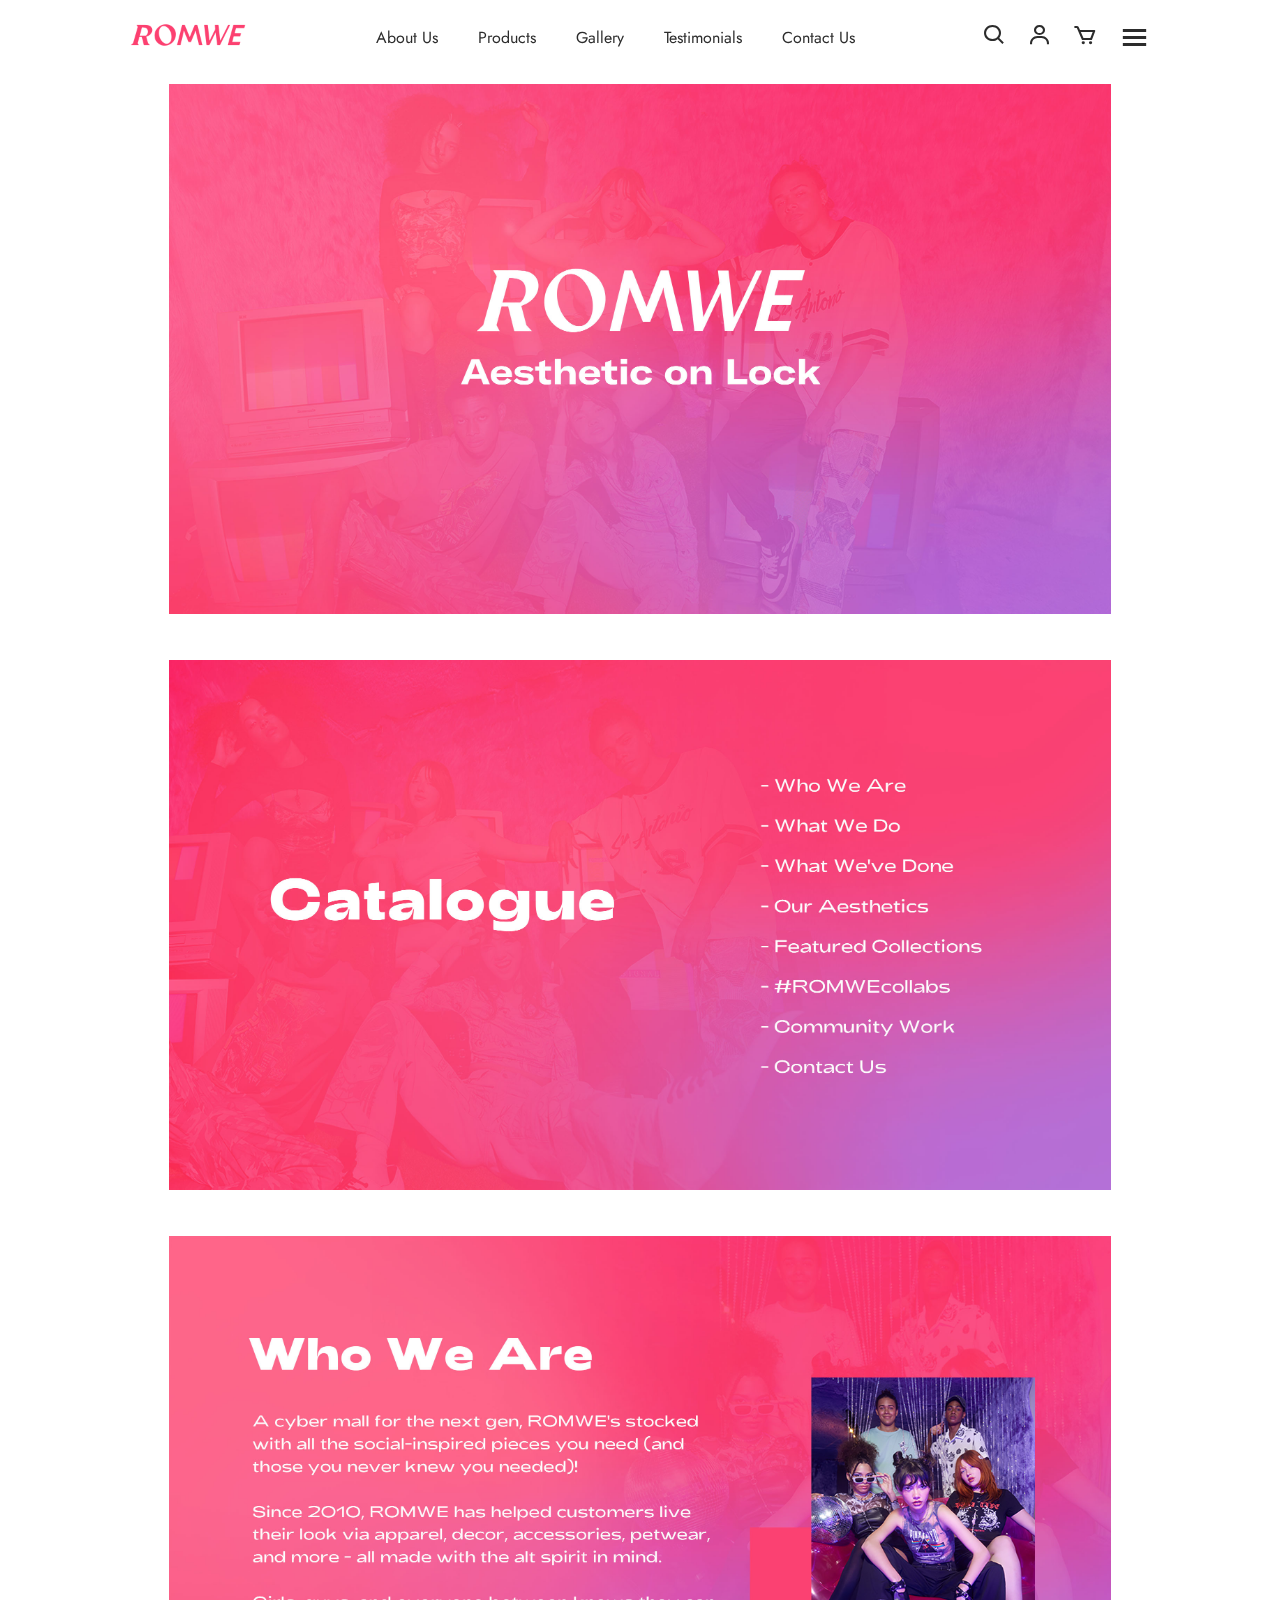
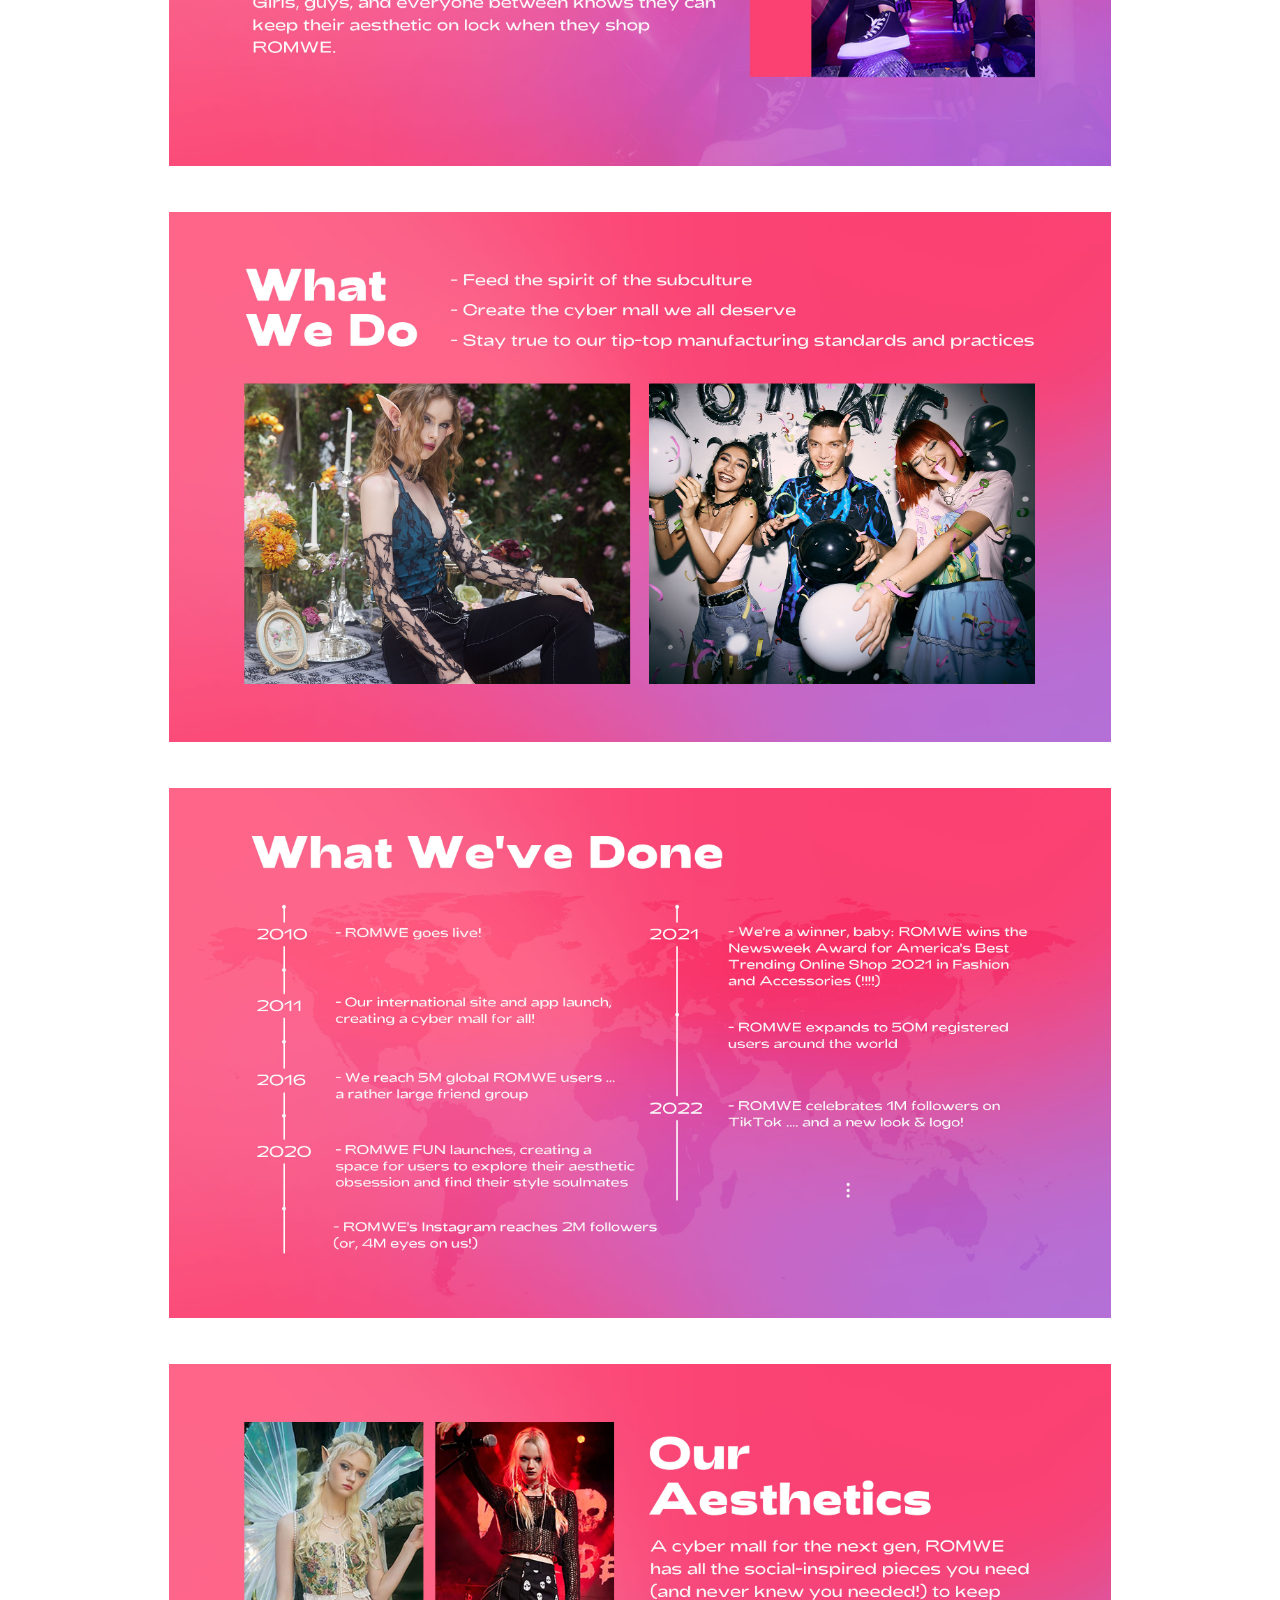
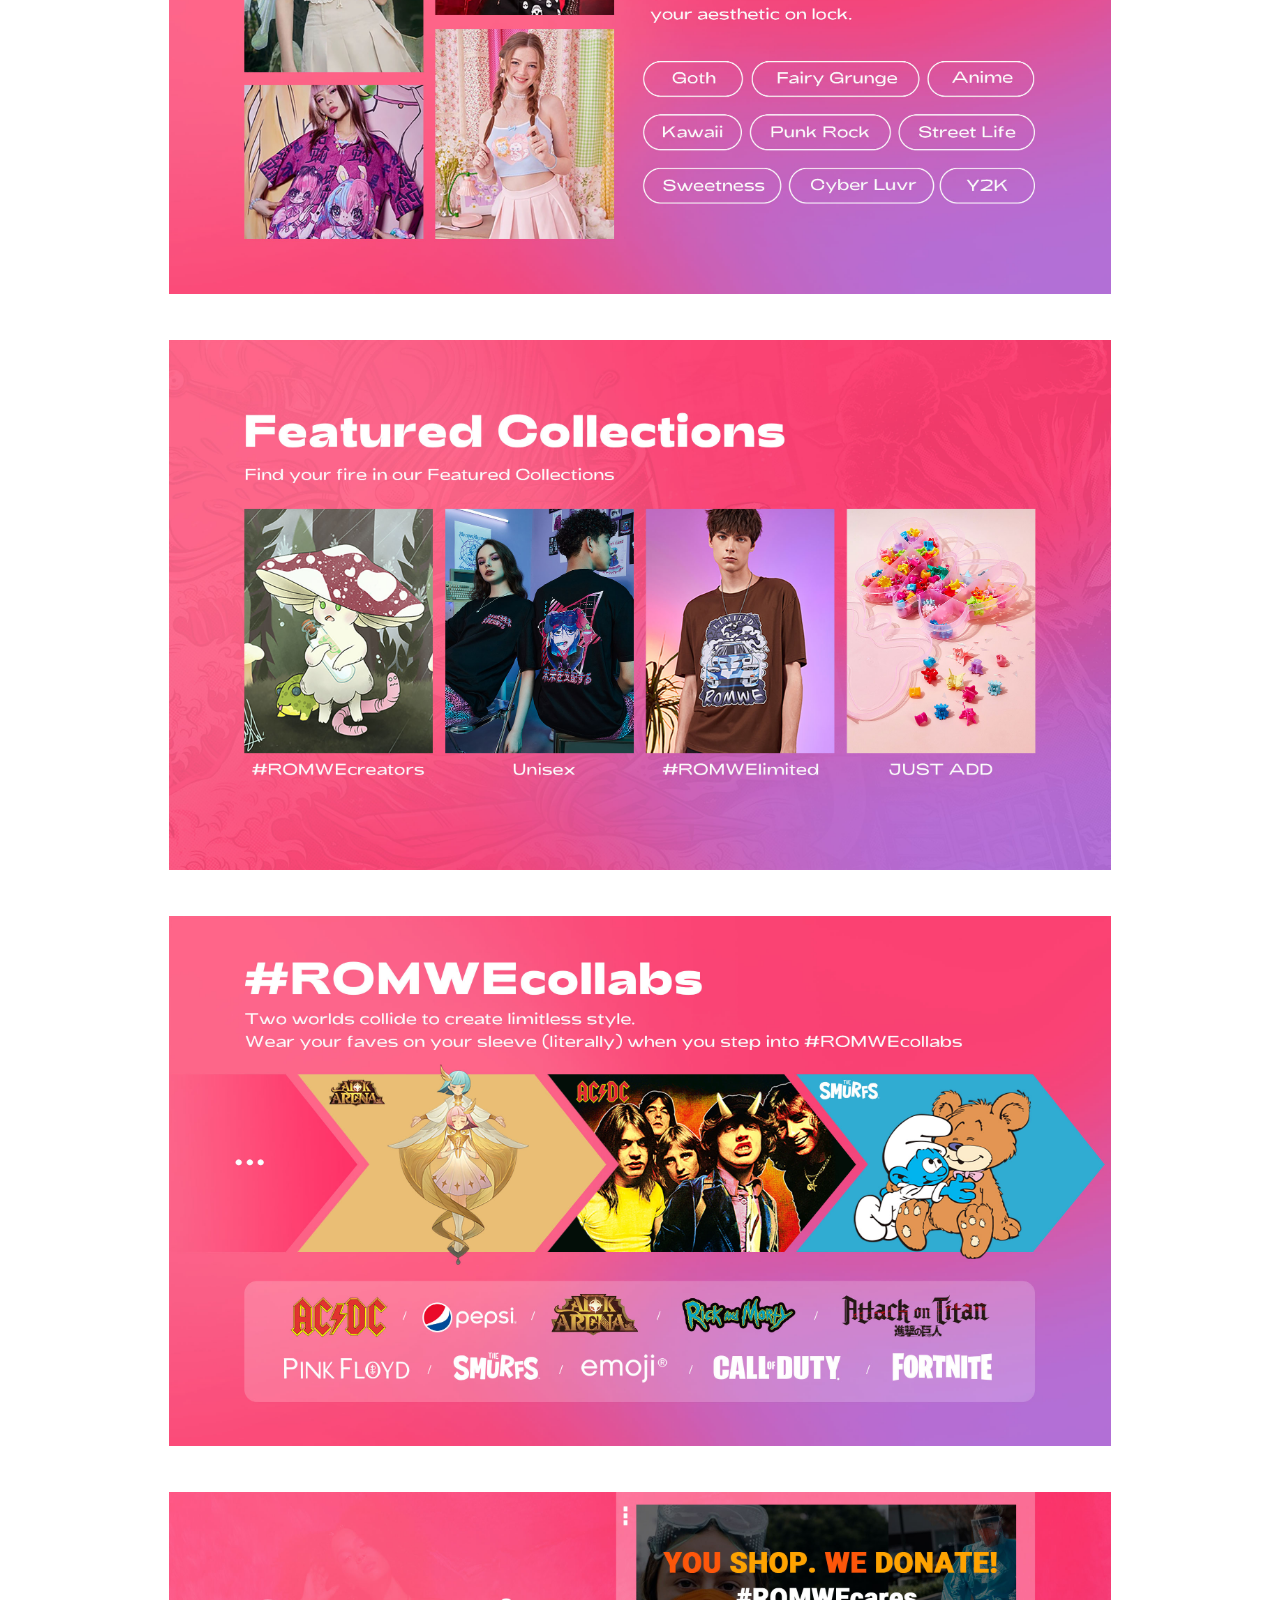
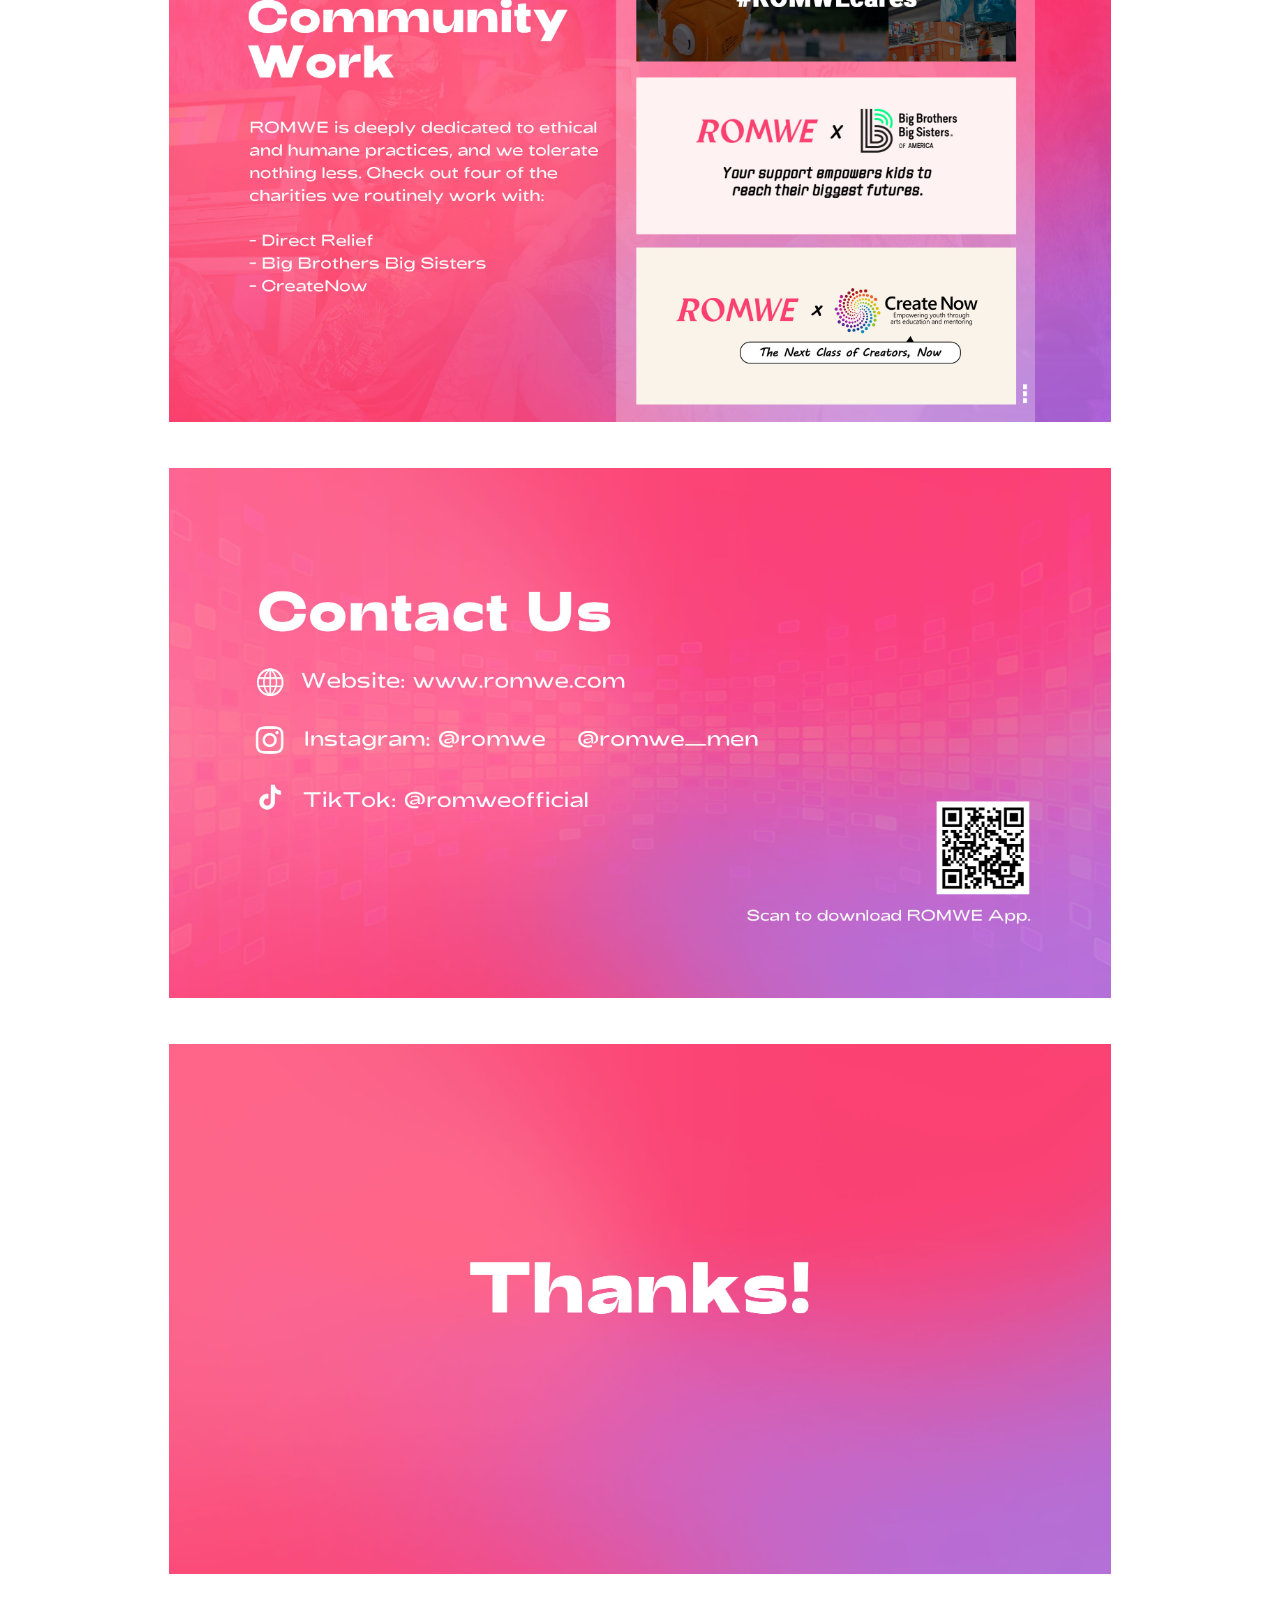
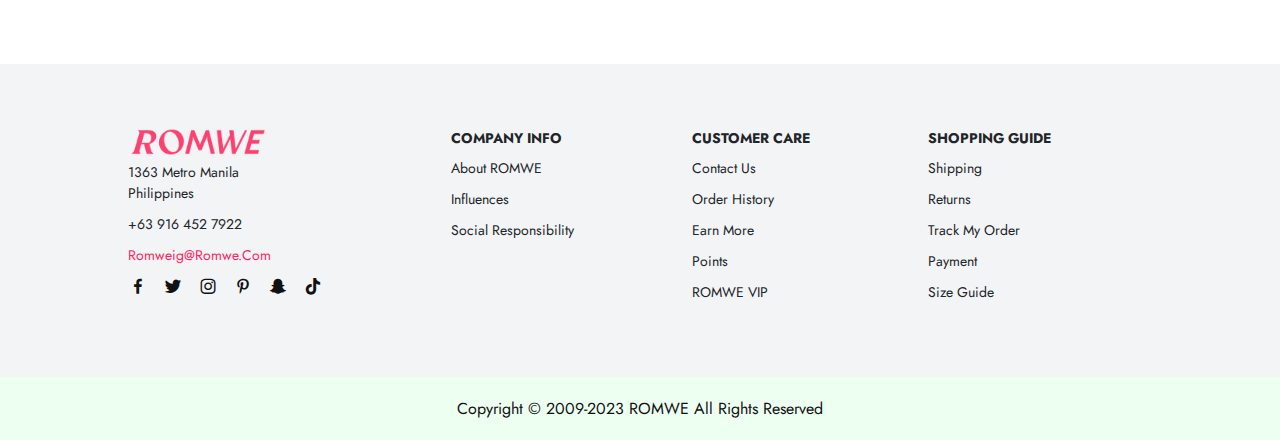
<file: About Us.html>
<!DOCTYPE html>
<html lang="en">

<head>
	<meta charset="UTF-8">
	<meta http-equiv="X-UA-Compatible" content="IE=edge">
	<meta name="viewport" content="width=device-width, initial-scale=1.0">
	<title>About Us</title>
	
    <!-- CSS-link -->
	<link rel="stylesheet" href="style.css">
	
	<link rel="preconnect" href="https://fonts.googleapis.com">
	<link rel="preconnect" href="https://fonts.gstatic.com" crossorigin>
	<link href="https://fonts.googleapis.com/css2?family=Jost:wght@100;200;300;400;500;600;700&display=swap" rel="stylesheet">

    <link rel="stylesheet" href="https://cdnjs.cloudflare.com/ajax/libs/font-awesome/6.2.1/css/all.min.css" integrity="sha512-MV7K8+y+gLIBoVD59lQIYicR65iaqukzvf/nwasF0nqhPay5w/9lJmVM2hMDcnK1OnMGCdVK+iQrJ7lzPJQd1w==" crossorigin="anonymous" referrerpolicy="no-referrer" />
    
    <link rel="stylesheet"
    href="https://unpkg.com/boxicons@latest/css/boxicons.min.css">
</head>

<body>
    <header> 
        <a href="About Us.html" class="logo"><img src="assets/logo.png" alt="Romwe Logo"></a>

        <ul class="navmenu">
            <li><a href="About Us.html">About Us</a></li>
            <li><a href="index.html">Products</a></li>
            <li><a href="Gallery.html">Gallery</a></li>
            <li><a href="Testimonials.html">Testimonials</a></li>
            <li><a href="Contact Us.html">Contact Us</a></li>
        </ul>
        <div class="nav-icon">
            <a href="#"><i class='bx bx-search'></i></a>
            <a href="#"><i class='bx bx-user'></i></a>
            <a href="#"><i class='bx bx-cart'></i></a>

            <div class="bx bx-menu" id="menu-icon"></div>
        </div>
    </header>
    
    <section class="about-content">
        <img src="assets/about-1.jpg" alt="ROMWE">
        <img src="assets/about-2.jpg" alt="Catalogue" usemap="#image map">
        <img src="assets/about-3.jpg" alt="Who We Are">
        <img src="assets/about-4.jpg" alt="What We Do">
        <img src="assets/about-5.jpg" alt="What We've Done">
        <img src="assets/about-6.jpg" alt="Our Aesthetics">
        <img src="assets/about-7.jpg" alt="Feature Collections">
        <img src="assets/about-8.jpg" alt="#ROMWEcollabs">
        <img src="assets/about-9.jpg" alt="Community Work">
        <img src="assets/about-10.jpg" alt="Contact Us">
        <img src="assets/about-11.jpg" alt="Thanks!">

    </section>

    <!-- Contact-Section -->
    <section class="contact">
        <div class="contact-info">
            <div class="first-info">
                <img src="assets/logo.png" alt="logo">

                <p>1363 Metro Manila<br>Philippines</p>
                <p>+63 916 452 7922</p>
                <p><a href="mailto:romweig@romwe.com" class="mail">romweig@romwe.com</a></p>

                <div class="social-icon">
                    <a href="https://web.facebook.com/Romwe.official?_rdc=1&_rdr"><i class='bx bxl-facebook'></i></a>
                    <a href="https://twitter.com/ROMWESHOP"><i class='bx bxl-twitter'></i></a>
                    <a href="https://www.instagram.com/romwe/"><i class='bx bxl-instagram'></i></a>
                    <a href="https://www.pinterest.ph/romwe_fun/_created/"><i class='bx bxl-pinterest-alt' ></i></a>
                    <a href="https://www.snapchat.com/add/romwe_official"><i class='bx bxl-snapchat' ></i></a>
                    <a href="https://www.tiktok.com/@romweofficial"><i class='bx bxl-tiktok' ></i></a>
                </div>
            </div>

            <div class="second-info">
                <h4>Company Info</h4>
                <p>About ROMWE</p>
                <p>Influences</p>
                <p>Social Responsibility</p>
            </div>

            <div class="third-info">
                <h4>Customer Care</h4>
                <p>Contact Us</p>
                <p>Order History</p>
                <p>Earn More</p>
                <p>Points</p>
                <p>ROMWE VIP</p>
            </div>

            <div class="fourth-info">
                <h4>Shopping Guide</h4>
                <p>Shipping</p>
                <p>Returns</p>
                <p>Track My Order</p>
                <p>Payment</p>
                <p>Size Guide</p>
            </div>

        </div>
    </section>

    <div class="end-text">
        <p> Copyright © 2009-2023 ROMWE All Rights Reserved</p>
    </div>

    <script src="java.js"></script>

</body>
</html>
</file>
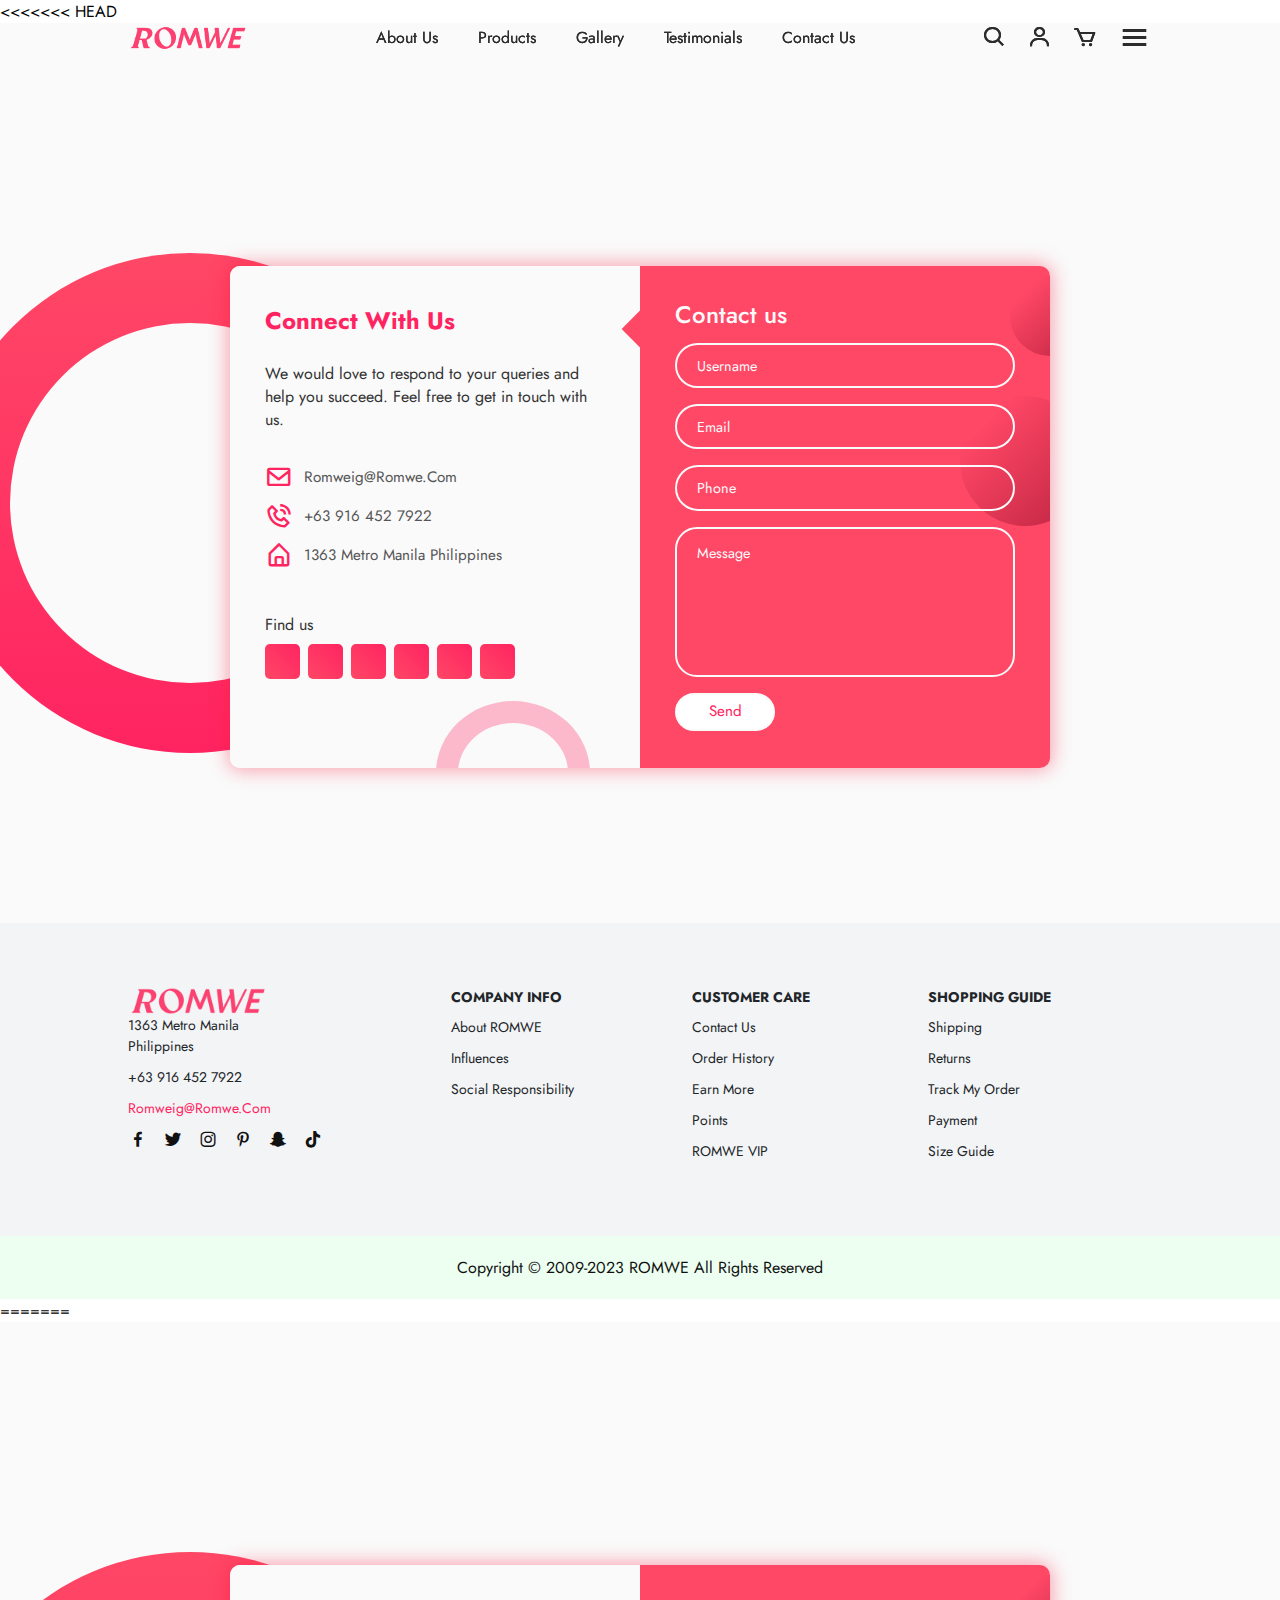
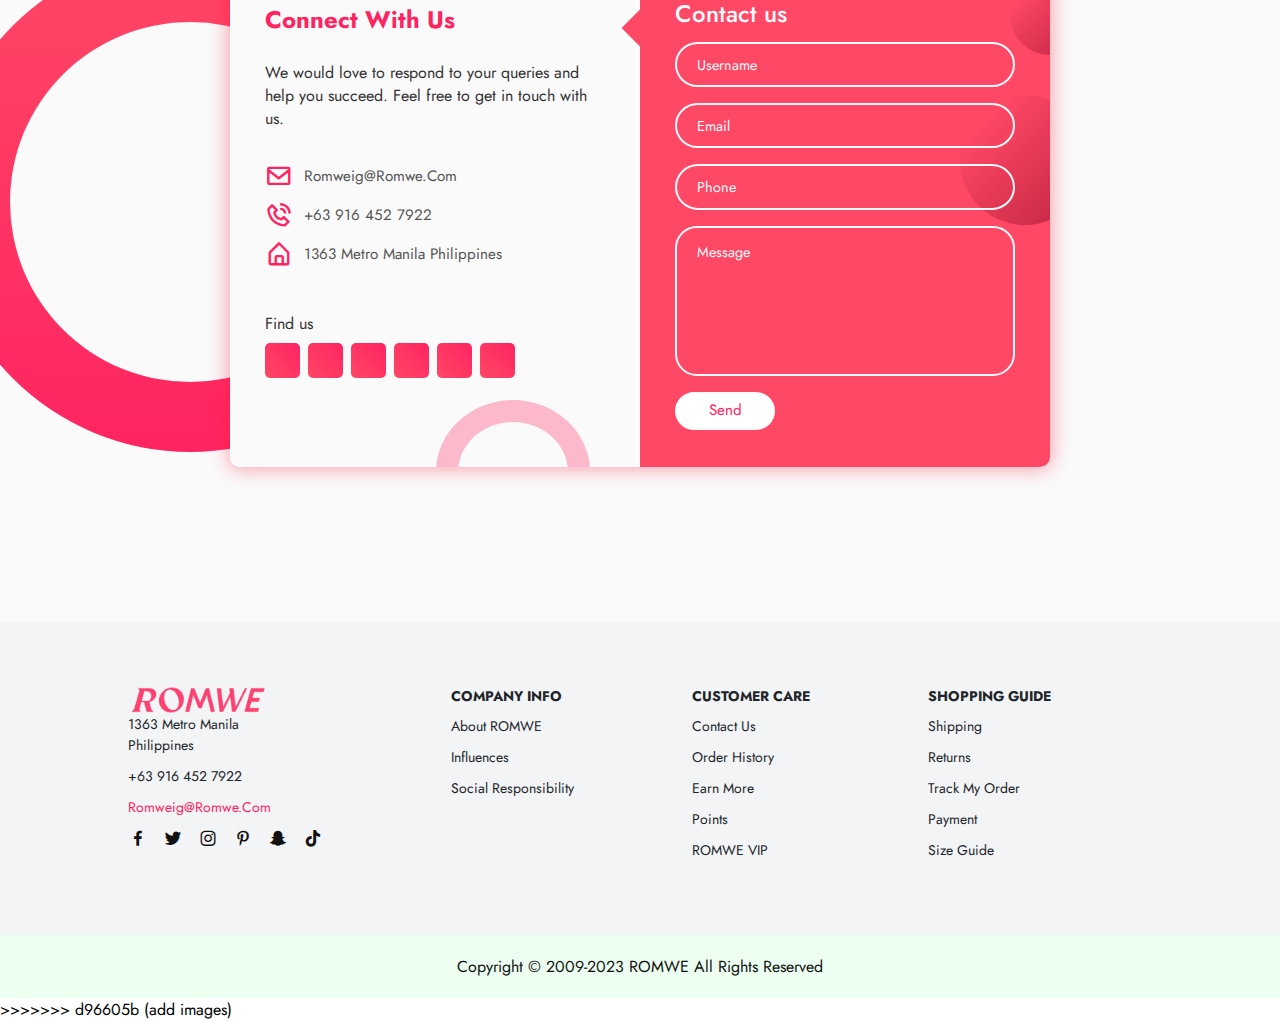
<file: Contact Us.html>
<<<<<<< HEAD
<!DOCTYPE html>
<html lang="en">

<head>
	<meta charset="UTF-8">
	<meta http-equiv="X-UA-Compatible" content="IE=edge">
	<meta name="viewport" content="width=device-width, initial-scale=1.0">
	<title>Contact Us</title>
	
    <!-- CSS-link -->
	<link rel="stylesheet" href="style.css">
	
	<link rel="preconnect" href="https://fonts.googleapis.com">
	<link rel="preconnect" href="https://fonts.gstatic.com" crossorigin>
	<link href="https://fonts.googleapis.com/css2?family=Jost:wght@100;200;300;400;500;600;700&display=swap" rel="stylesheet">

    <link rel="stylesheet" href="https://cdnjs.cloudflare.com/ajax/libs/font-awesome/6.2.1/css/all.min.css" integrity="sha512-MV7K8+y+gLIBoVD59lQIYicR65iaqukzvf/nwasF0nqhPay5w/9lJmVM2hMDcnK1OnMGCdVK+iQrJ7lzPJQd1w==" crossorigin="anonymous" referrerpolicy="no-referrer" />
    <link rel="stylesheet"href="https://unpkg.com/boxicons@latest/css/boxicons.min.css">
</head>

<body>
    <header> 
        <a href="About Us.html" class="logo"><img src="assets/logo.png" alt="Romwe Logo"></a>

        <ul class="navmenu">
            <li><a href="About Us.html">About Us</a></li>
            <li><a href="index.html">Products</a></li>
            <li><a href="Gallery.html">Gallery</a></li>
            <li><a href="Testimonials.html">Testimonials</a></li>
            <li><a href="Contact Us.html">Contact Us</a></li>
        </ul>
        <div class="nav-icon">
            <a href="#"><i class='bx bx-search'></i></a>
            <a href="#"><i class='bx bx-user'></i></a>
            <a href="#"><i class='bx bx-cart'></i></a>

            <div class="bx bx-menu" id="menu-icon"></div>
        </div>
    </header>

     <!-- Contact-Form -->
     <div class="contact-form-container">
        <span class="big-circle"></span>
        
        <div class="form">
            <div class="contact-left-form">
                <h3 class="connect">Connect With Us</h3>
                <p class="text">
                    We would love to respond to your 
                    queries and help you succeed. 
                    Feel free to get in touch with us.
                </p>
                
                    <div class="info">
                        <div class="information">
                            <i class="info-icon"><i class='bx bx-envelope' ></i></i>
                            <p>Romweig@Romwe.Com</p> 
                        </div>
                        <div class="information">
                            <i class="info-icon"><i class='bx bx-phone-call'></i></i>
                            <p>+63 916 452 7922</p> 
                        </div>
                        <div class="information">
                            <i class="info-icon"><i class='bx bx-home-alt'></i></i>
                            <p>1363 Metro Manila Philippines</p> 
                        </div>
                    </div>
                    
                    <div class="social-media">
                        <p>Find us</p>
                        <div class="social-icons">
                          <a href="https://web.facebook.com/Romwe.official?_rdc=1&_rdr">
                            <i class="fab fa-facebook"></i>
                          </a>  
                          <a href="https://twitter.com/ROMWESHOP">
                            <i class="fab fa-twitter"></i>
                          </a>  
                          <a href="https://www.instagram.com/romwe/">
                            <i class="fab fa-instagram"></i>
                          </a>  
                          <a href="https://www.pinterest.ph/romwe_fun/_created/">
                            <i class="fab fa-pinterest"></i>
                          </a>  
                          <a href="https://www.snapchat.com/add/romwe_official">
                            <i class="fab fa-snapchat"></i>
                          </a>  
                          <a href="https://www.tiktok.com/@romweofficial">
                            <i class="fab fa-tiktok"></i>
                          </a>  
                        </div>
                    </div>
            </div>
            <div class="contact-right-form">
                <span class="circle one"></span>
                <span class="circle two"></span>

                <form action="Contact Us.html" autocomplete="off">
                    <h3 class="title">Contact us</h3>
                    <div class="input-container">
                        <input type="text" name="name" class="input">
                        <label for="">Username</label>
                        <span>Username</span>
                    </div>
                    <div class="input-container">
                        <input type="email" name="email" class="input">
                        <label for="">Email</label>
                        <span>Email</span>
                    </div>
                    <div class="input-container">
                        <input type="tel" name="phone" class="input">
                        <label for="">Phone</label>
                        <span>Phone</span>
                    </div>
                    <div class="input-container textarea">
                       <textarea name="message" class="input"></textarea>
                        <label for="">Message</label>
                        <span>Message</span>
                    </div>
                    <input type="submit" value="Send" class="btn" />
                </form>
            </div>
        </div>
     </div>

     <!-- Contact-Section -->
     <section class="contact">
        <div class="contact-info">
            <div class="first-info">
                <img src="assets/logo.png" alt="logo">

                <p>1363 Metro Manila<br>Philippines</p>
                <p>+63 916 452 7922</p>
                <p><a href="mailto:romweig@romwe.com" class="mail">romweig@romwe.com</a></p>

                <div class="social-icon">
                    <a href="https://web.facebook.com/Romwe.official?_rdc=1&_rdr"><i class='bx bxl-facebook'></i></a>
                    <a href="https://twitter.com/ROMWESHOP"><i class='bx bxl-twitter'></i></a>
                    <a href="https://www.instagram.com/romwe/"><i class='bx bxl-instagram'></i></a>
                    <a href="https://www.pinterest.ph/romwe_fun/_created/"><i class='bx bxl-pinterest-alt' ></i></a>
                    <a href="https://www.snapchat.com/add/romwe_official"><i class='bx bxl-snapchat' ></i></a>
                    <a href="https://www.tiktok.com/@romweofficial"><i class='bx bxl-tiktok' ></i></a>
                </div>
            </div>

            <div class="second-info">
                <h4>Company Info</h4>
                <p>About ROMWE</p>
                <p>Influences</p>
                <p>Social Responsibility</p>
            </div>

            <div class="third-info">
                <h4>Customer Care</h4>
                <p>Contact Us</p>
                <p>Order History</p>
                <p>Earn More</p>
                <p>Points</p>
                <p>ROMWE VIP</p>
            </div>

            <div class="fourth-info">
                <h4>Shopping Guide</h4>
                <p>Shipping</p>
                <p>Returns</p>
                <p>Track My Order</p>
                <p>Payment</p>
                <p>Size Guide</p>
            </div>

        </div>
    </section>

    <div class="end-text">
        <p> Copyright © 2009-2023 ROMWE All Rights Reserved</p>
    </div>

    <script src="java.js"></script>

</body>
=======
<!DOCTYPE html>
<html lang="en">

<head>
	<meta charset="UTF-8">
	<meta http-equiv="X-UA-Compatible" content="IE=edge">
	<meta name="viewport" content="width=device-width, initial-scale=1.0">
	<title>Contact Us</title>
	
    <!-- CSS-link -->
	<link rel="stylesheet" href="style.css">
	
	<link rel="preconnect" href="https://fonts.googleapis.com">
	<link rel="preconnect" href="https://fonts.gstatic.com" crossorigin>
	<link href="https://fonts.googleapis.com/css2?family=Jost:wght@100;200;300;400;500;600;700&display=swap" rel="stylesheet">

    <link rel="stylesheet" href="https://cdnjs.cloudflare.com/ajax/libs/font-awesome/6.2.1/css/all.min.css" integrity="sha512-MV7K8+y+gLIBoVD59lQIYicR65iaqukzvf/nwasF0nqhPay5w/9lJmVM2hMDcnK1OnMGCdVK+iQrJ7lzPJQd1w==" crossorigin="anonymous" referrerpolicy="no-referrer" />
    <link rel="stylesheet"href="https://unpkg.com/boxicons@latest/css/boxicons.min.css">
</head>

<body>
    <header> 
        <a href="About Us.html" class="logo"><img src="assets/logo.png" alt="Romwe Logo"></a>

        <ul class="navmenu">
            <li><a href="About Us.html">About Us</a></li>
            <li><a href="index.html">Products</a></li>
            <li><a href="Gallery.html">Gallery</a></li>
            <li><a href="Testimonials.html">Testimonials</a></li>
            <li><a href="Contact Us.html">Contact Us</a></li>
        </ul>
        <div class="nav-icon">
            <a href="#"><i class='bx bx-search'></i></a>
            <a href="#"><i class='bx bx-user'></i></a>
            <a href="#"><i class='bx bx-cart'></i></a>

            <div class="bx bx-menu" id="menu-icon"></div>
        </div>
    </header>

     <!-- Contact-Form -->
     <div class="contact-form-container">
        <span class="big-circle"></span>
        
        <div class="form">
            <div class="contact-left-form">
                <h3 class="connect">Connect With Us</h3>
                <p class="text">
                    We would love to respond to your 
                    queries and help you succeed. 
                    Feel free to get in touch with us.
                </p>
                
                    <div class="info">
                        <div class="information">
                            <i class="info-icon"><i class='bx bx-envelope' ></i></i>
                            <p>Romweig@Romwe.Com</p> 
                        </div>
                        <div class="information">
                            <i class="info-icon"><i class='bx bx-phone-call'></i></i>
                            <p>+63 916 452 7922</p> 
                        </div>
                        <div class="information">
                            <i class="info-icon"><i class='bx bx-home-alt'></i></i>
                            <p>1363 Metro Manila Philippines</p> 
                        </div>
                    </div>
                    
                    <div class="social-media">
                        <p>Find us</p>
                        <div class="social-icons">
                          <a href="https://web.facebook.com/Romwe.official?_rdc=1&_rdr">
                            <i class="fab fa-facebook"></i>
                          </a>  
                          <a href="https://twitter.com/ROMWESHOP">
                            <i class="fab fa-twitter"></i>
                          </a>  
                          <a href="https://www.instagram.com/romwe/">
                            <i class="fab fa-instagram"></i>
                          </a>  
                          <a href="https://www.pinterest.ph/romwe_fun/_created/">
                            <i class="fab fa-pinterest"></i>
                          </a>  
                          <a href="https://www.snapchat.com/add/romwe_official">
                            <i class="fab fa-snapchat"></i>
                          </a>  
                          <a href="https://www.tiktok.com/@romweofficial">
                            <i class="fab fa-tiktok"></i>
                          </a>  
                        </div>
                    </div>
            </div>
            <div class="contact-right-form">
                <span class="circle one"></span>
                <span class="circle two"></span>

                <form action="Contact Us.html" autocomplete="off">
                    <h3 class="title">Contact us</h3>
                    <div class="input-container">
                        <input type="text" name="name" class="input">
                        <label for="">Username</label>
                        <span>Username</span>
                    </div>
                    <div class="input-container">
                        <input type="email" name="email" class="input">
                        <label for="">Email</label>
                        <span>Email</span>
                    </div>
                    <div class="input-container">
                        <input type="tel" name="phone" class="input">
                        <label for="">Phone</label>
                        <span>Phone</span>
                    </div>
                    <div class="input-container textarea">
                       <textarea name="message" class="input"></textarea>
                        <label for="">Message</label>
                        <span>Message</span>
                    </div>
                    <input type="submit" value="Send" class="btn" />
                </form>
            </div>
        </div>
     </div>

     <!-- Contact-Section -->
     <section class="contact">
        <div class="contact-info">
            <div class="first-info">
                <img src="assets/logo.png" alt="logo">

                <p>1363 Metro Manila<br>Philippines</p>
                <p>+63 916 452 7922</p>
                <p><a href="mailto:romweig@romwe.com" class="mail">romweig@romwe.com</a></p>

                <div class="social-icon">
                    <a href="https://web.facebook.com/Romwe.official?_rdc=1&_rdr"><i class='bx bxl-facebook'></i></a>
                    <a href="https://twitter.com/ROMWESHOP"><i class='bx bxl-twitter'></i></a>
                    <a href="https://www.instagram.com/romwe/"><i class='bx bxl-instagram'></i></a>
                    <a href="https://www.pinterest.ph/romwe_fun/_created/"><i class='bx bxl-pinterest-alt' ></i></a>
                    <a href="https://www.snapchat.com/add/romwe_official"><i class='bx bxl-snapchat' ></i></a>
                    <a href="https://www.tiktok.com/@romweofficial"><i class='bx bxl-tiktok' ></i></a>
                </div>
            </div>

            <div class="second-info">
                <h4>Company Info</h4>
                <p>About ROMWE</p>
                <p>Influences</p>
                <p>Social Responsibility</p>
            </div>

            <div class="third-info">
                <h4>Customer Care</h4>
                <p>Contact Us</p>
                <p>Order History</p>
                <p>Earn More</p>
                <p>Points</p>
                <p>ROMWE VIP</p>
            </div>

            <div class="fourth-info">
                <h4>Shopping Guide</h4>
                <p>Shipping</p>
                <p>Returns</p>
                <p>Track My Order</p>
                <p>Payment</p>
                <p>Size Guide</p>
            </div>

        </div>
    </section>

    <div class="end-text">
        <p> Copyright © 2009-2023 ROMWE All Rights Reserved</p>
    </div>

    <script src="java.js"></script>

</body>
>>>>>>> d96605b (add images)
</html>
</file>
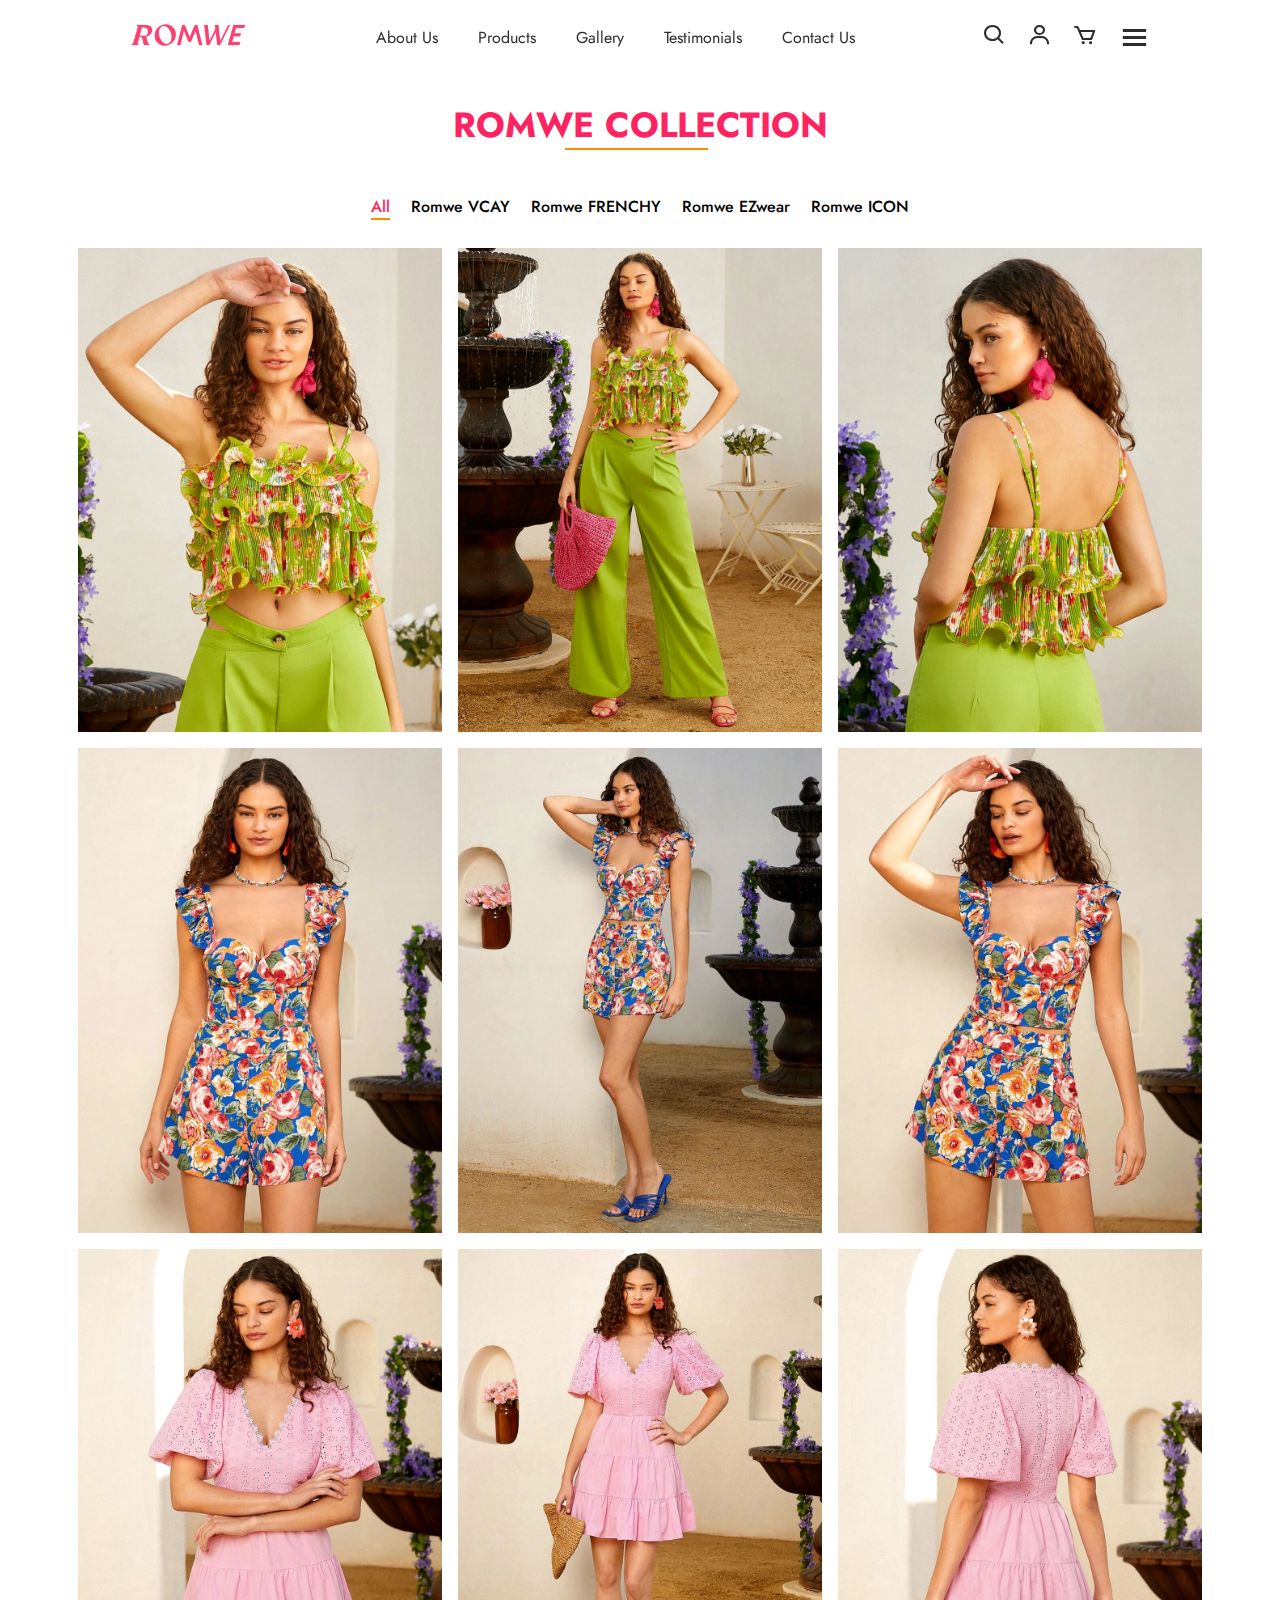
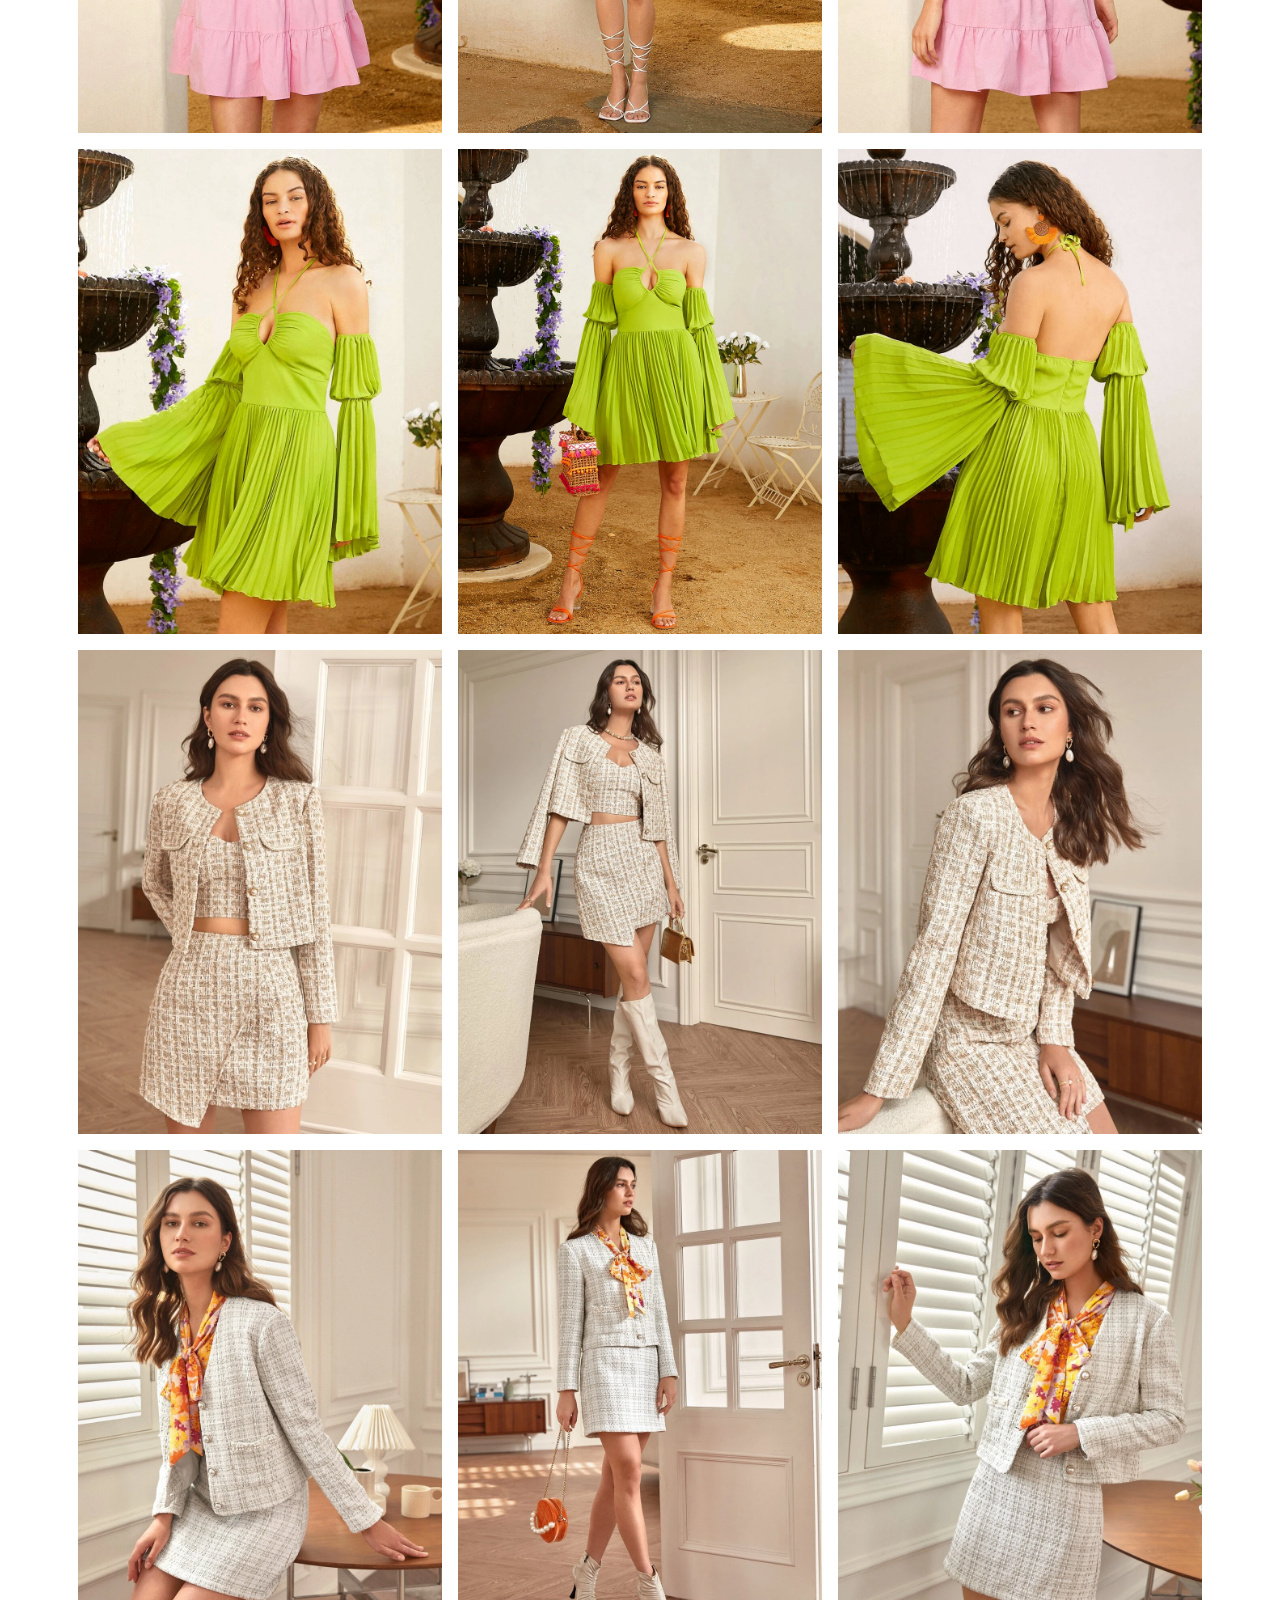
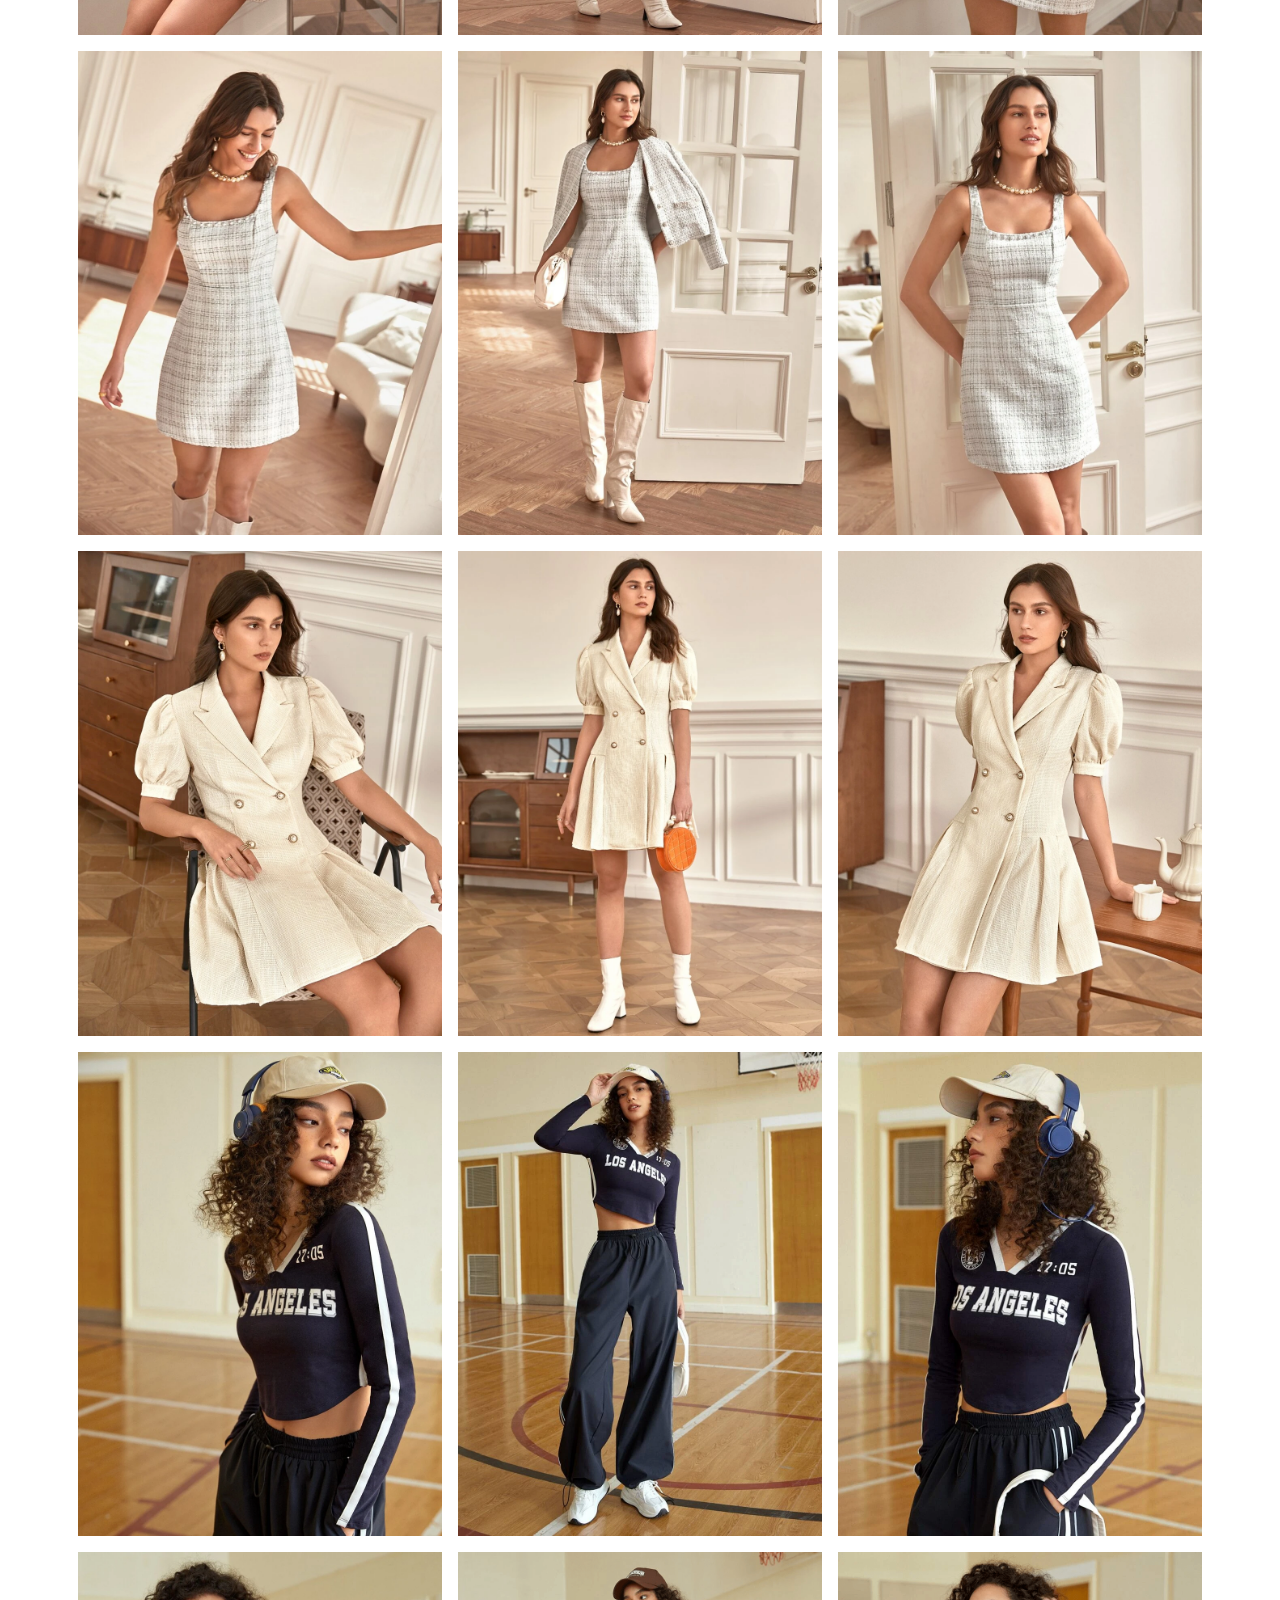
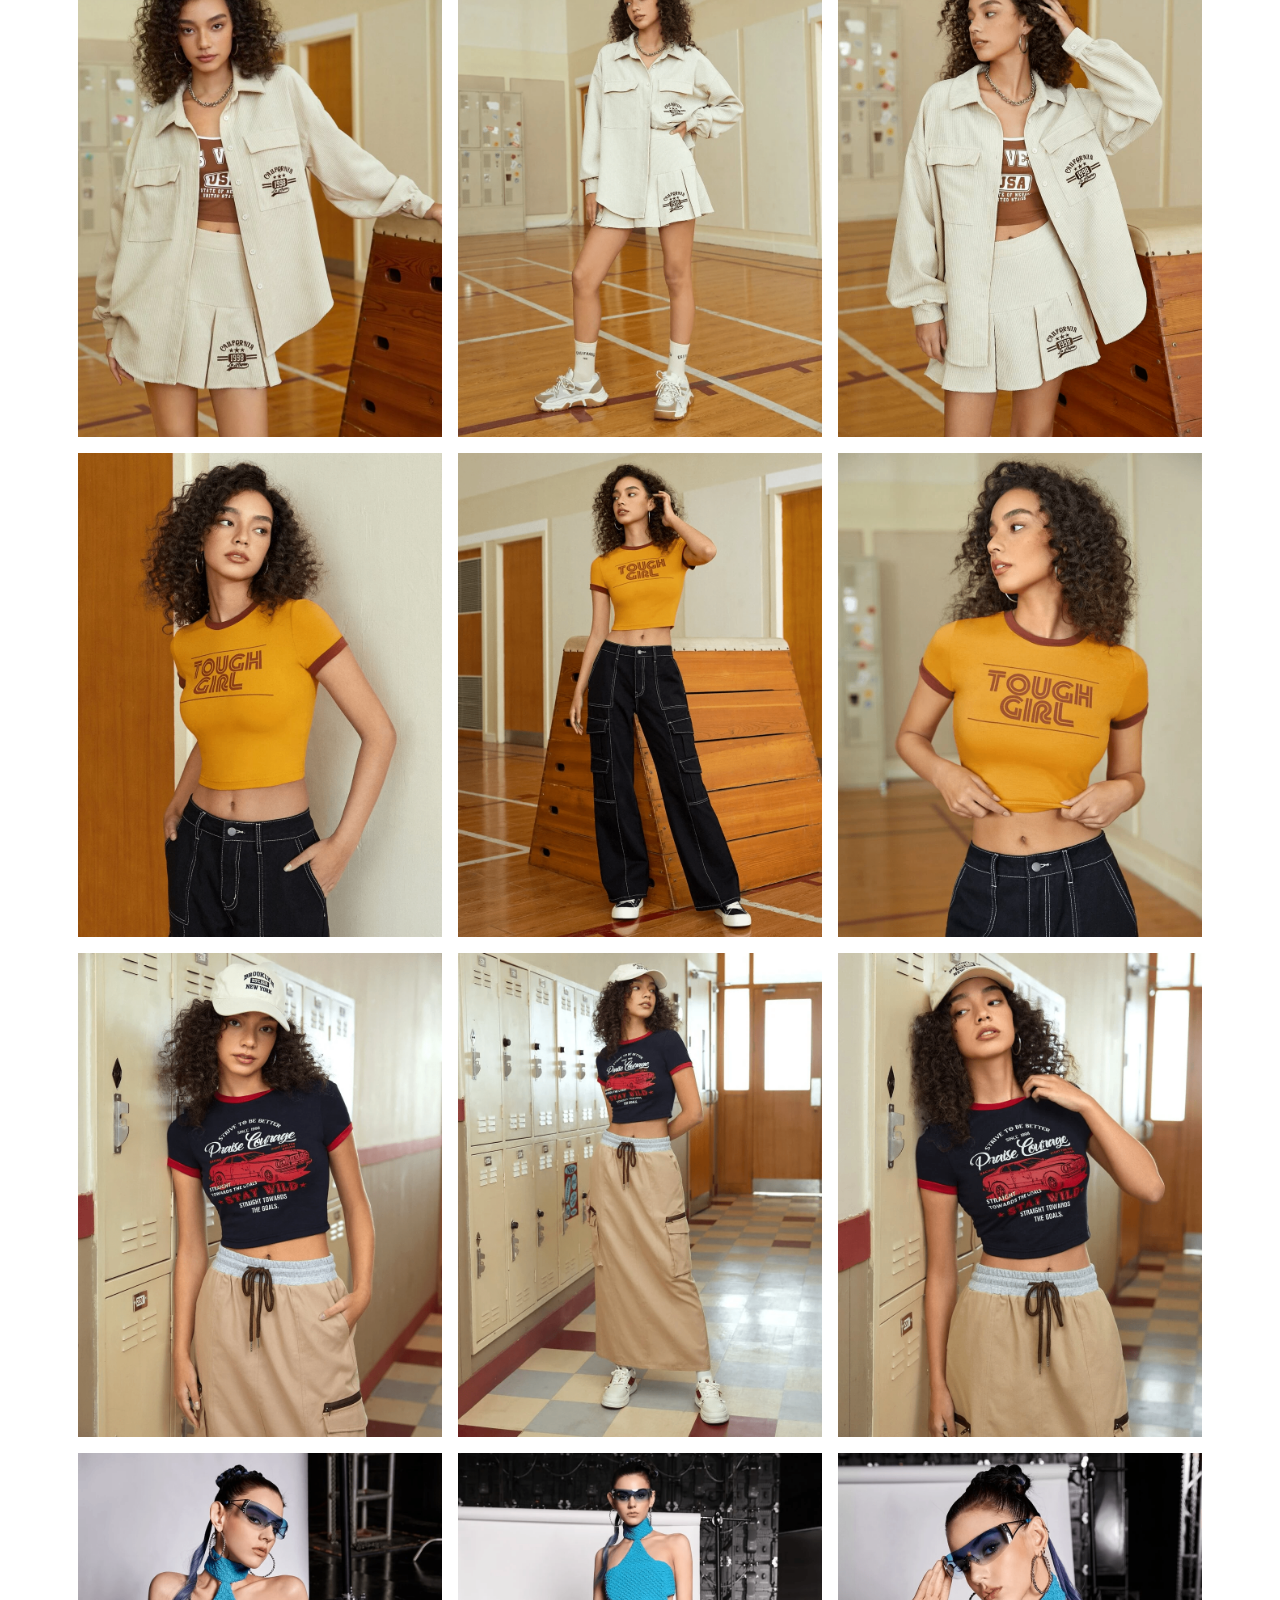
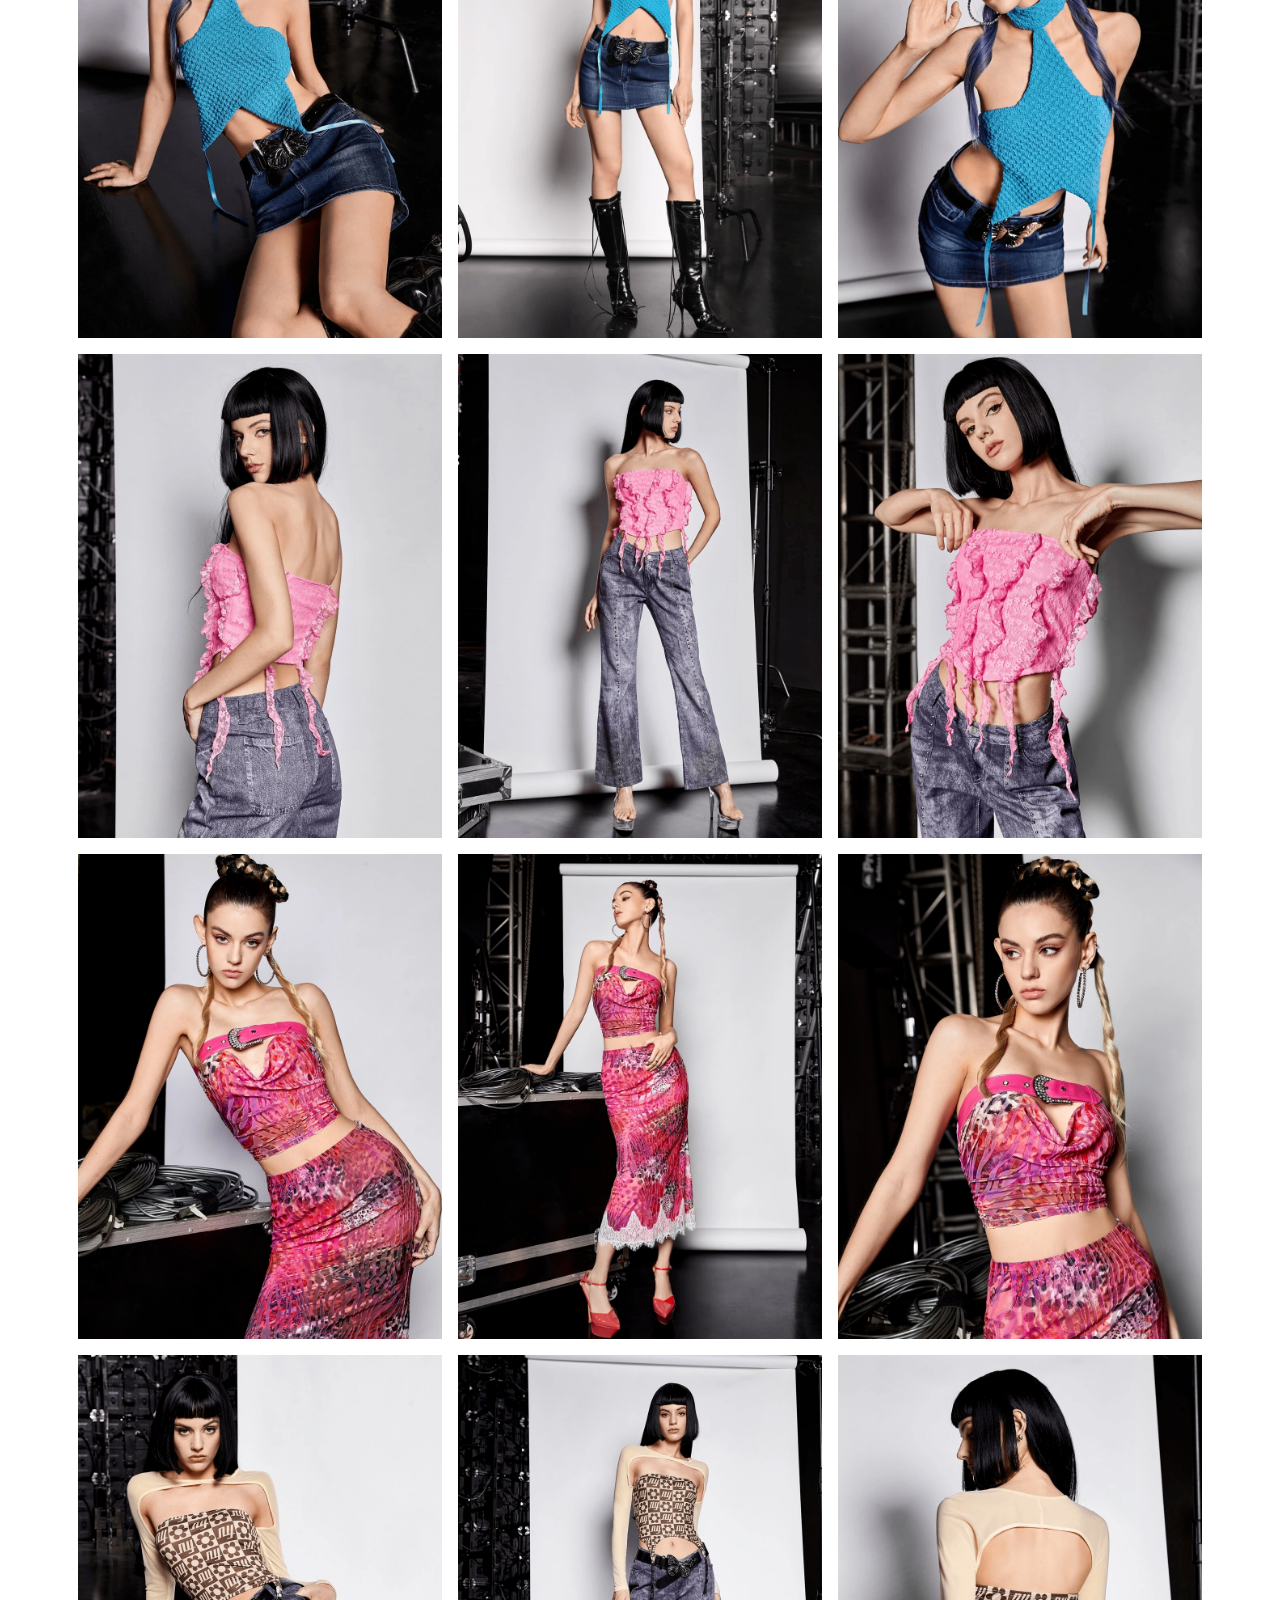
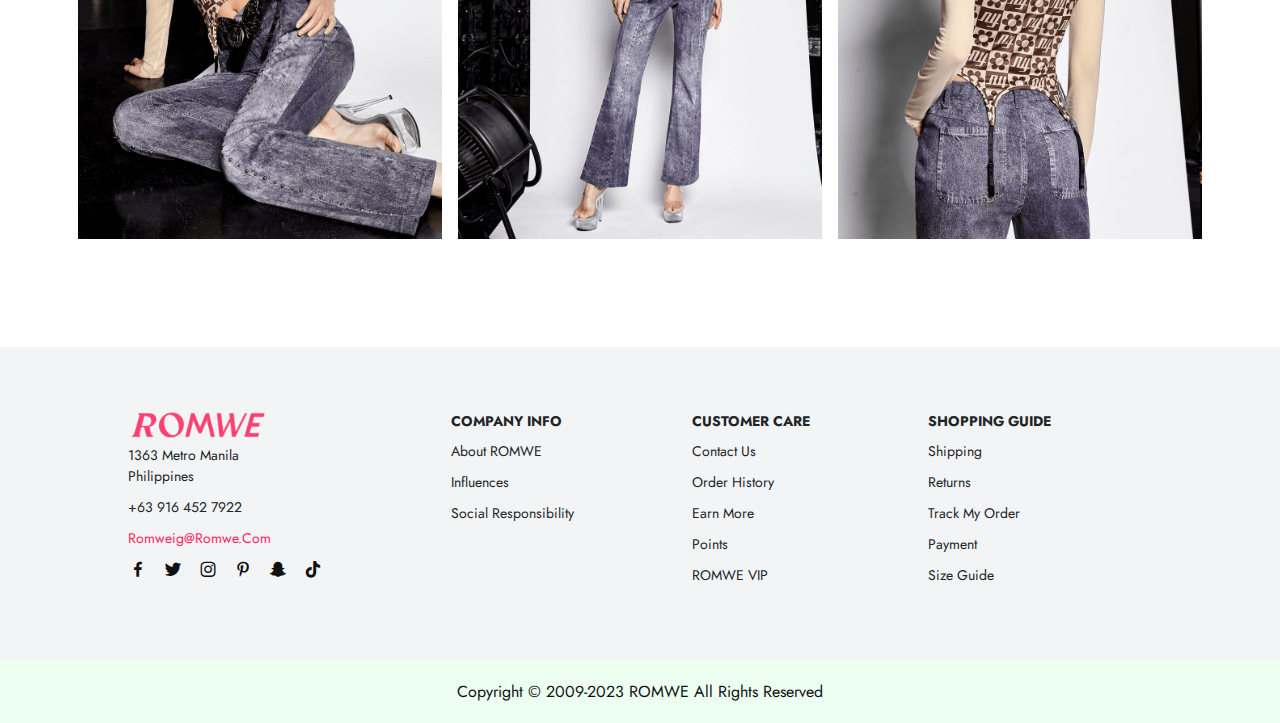
<file: Gallery.html>
<!DOCTYPE html>
<html lang="en">

<head>
	<meta charset="UTF-8">
	<meta http-equiv="X-UA-Compatible" content="IE=edge">
	<meta name="viewport" content="width=device-width, initial-scale=1.0">
	<title>Gallery</title>
	
    <!-- CSS-link -->
	<link rel="stylesheet" href="style.css">
	
	<link rel="preconnect" href="https://fonts.googleapis.com">
	<link rel="preconnect" href="https://fonts.gstatic.com" crossorigin>
	<link href="https://fonts.googleapis.com/css2?family=Jost:wght@100;200;300;400;500;600;700&display=swap" rel="stylesheet">

    <link rel="stylesheet" href="https://cdnjs.cloudflare.com/ajax/libs/font-awesome/6.2.1/css/all.min.css" integrity="sha512-MV7K8+y+gLIBoVD59lQIYicR65iaqukzvf/nwasF0nqhPay5w/9lJmVM2hMDcnK1OnMGCdVK+iQrJ7lzPJQd1w==" crossorigin="anonymous" referrerpolicy="no-referrer" />
    
    <link rel="stylesheet"
    href="https://unpkg.com/boxicons@latest/css/boxicons.min.css">
</head>

<body>
    <header> 
        <a href="About Us.html" class="logo"><img src="assets/logo.png" alt="Romwe Logo"></a>

        <ul class="navmenu">
            <li><a href="About Us.html">About Us</a></li>
            <li><a href="index.html">Products</a></li>
            <li><a href="Gallery.html">Gallery</a></li>
            <li><a href="Testimonials.html">Testimonials</a></li>
            <li><a href="Contact Us.html">Contact Us</a></li>
        </ul>
        <div class="nav-icon">
            <a href="#"><i class='bx bx-search'></i></a>
            <a href="#"><i class='bx bx-user'></i></a>
            <a href="#"><i class='bx bx-cart'></i></a>

            <div class="bx bx-menu" id="menu-icon"></div>
        </div>
    </header>

   <section class="gallery">
        <div class="gallery-container">
            <div class="gallery-row">
                <div class="section-title text-center">
                    <h1>Romwe Collection</h1>

                </div>
            </div>
            <div class="gallery-row">
                <div class="filter-buttons">
                    <ul id="filter-btns">
                        <li class="active" data-target="All">All</li>
                        <li data-target="Romwe VCAY">Romwe VCAY</li>
                        <li data-target="Romwe FRENCHY">Romwe FRENCHY</li>
                        <li data-target="Romwe EZwear">Romwe EZwear</li>
                        <li data-target="Romwe Icon">Romwe ICON</li>
                    </ul>
                </div>
            </div>

            <div class="gallery-row">
                <div class="gallery-portfolio">
                    <div class="items" data-id="Romwe VCAY">
                        <div class="inner">
                            <img src="assets/vcay1.png">
                        </div>
                    </div>
                    <div class="items" data-id="Romwe VCAY">
                        <div class="inner">
                            <img src="assets/vcay2.png">
                        </div>
                    </div>
                    <div class="items" data-id="Romwe VCAY">
                        <div class="inner">
                            <img src="assets/vcay3.png">
                        </div>
                    </div>
                    <div class="items" data-id="Romwe VCAY">
                        <div class="inner">
                            <img src="assets/vcay4.png">
                        </div>
                    </div>
                    <div class="items" data-id="Romwe VCAY">
                        <div class="inner">
                            <img src="assets/vcay5.png">
                        </div>
                    </div>
                    <div class="items" data-id="Romwe VCAY">
                        <div class="inner">
                            <img src="assets/vcay6.png">
                        </div>
                    </div>
                    <div class="items" data-id="Romwe VCAY">
                        <div class="inner">
                            <img src="assets/vcay7.png">
                        </div>
                    </div>
                    <div class="items" data-id="Romwe VCAY">
                        <div class="inner">
                            <img src="assets/vcay8.png">
                        </div>
                    </div>
                    <div class="items" data-id="Romwe VCAY">
                        <div class="inner">
                            <img src="assets/vcay9.png">
                        </div>
                    </div>
                    <div class="items" data-id="Romwe VCAY">
                        <div class="inner">
                            <img src="assets/vcay10.png">
                        </div>
                    </div>
                    <div class="items" data-id="Romwe VCAY">
                        <div class="inner">
                            <img src="assets/vcay11.png">
                        </div>
                    </div>
                    <div class="items" data-id="Romwe VCAY">
                        <div class="inner">
                            <img src="assets/vcay12.png">
                        </div>
                    </div>
                    <div class="items" data-id="Romwe FRENCHY">
                        <div class="inner">
                            <img src="assets/frenchy1.png">
                        </div>
                    </div>
                    <div class="items" data-id="Romwe FRENCHY">
                        <div class="inner">
                            <img src="assets/frenchy2.png">
                        </div>
                    </div>
                    <div class="items" data-id="Romwe FRENCHY">
                        <div class="inner">
                            <img src="assets/frenchy3.png">
                        </div>
                    </div>
                    <div class="items" data-id="Romwe FRENCHY">
                        <div class="inner">
                            <img src="assets/frenchy4.png">
                        </div>
                    </div>
                    <div class="items" data-id="Romwe FRENCHY">
                        <div class="inner">
                            <img src="assets/frenchy5.png">
                        </div>
                    </div>
                    <div class="items" data-id="Romwe FRENCHY">
                        <div class="inner">
                            <img src="assets/frenchy6.png">
                        </div>
                    </div>
                    <div class="items" data-id="Romwe FRENCHY">
                        <div class="inner">
                            <img src="assets/frenchy7.png">
                        </div>
                    </div>
                    <div class="items" data-id="Romwe FRENCHY">
                        <div class="inner">
                            <img src="assets/frenchy8.png">
                        </div>
                    </div>
                    <div class="items" data-id="Romwe FRENCHY">
                        <div class="inner">
                            <img src="assets/frenchy9.png">
                        </div>
                    </div>
                    <div class="items" data-id="Romwe FRENCHY">
                        <div class="inner">
                            <img src="assets/frenchy10.png">
                        </div>
                    </div>
                    <div class="items" data-id="Romwe FRENCHY">
                        <div class="inner">
                            <img src="assets/frenchy11.png">
                        </div>
                    </div>
                    <div class="items" data-id="Romwe FRENCHY">
                        <div class="inner">
                            <img src="assets/frenchy12.png">
                        </div>
                    </div>
                    <div class="items" data-id="Romwe EZwear">
                        <div class="inner">
                            <img src="assets/ezwear1.png">
                        </div>
                    </div>
                    <div class="items" data-id="Romwe EZwear">
                        <div class="inner">
                            <img src="assets/ezwear2.png">
                        </div>
                    </div>
                    <div class="items" data-id="Romwe EZwear">
                        <div class="inner">
                            <img src="assets/ezwear3.png">
                        </div>
                    </div>
                    <div class="items" data-id="Romwe EZwear">
                        <div class="inner">
                            <img src="assets/ezwear4.png">
                        </div>
                    </div>
                    <div class="items" data-id="Romwe EZwear">
                        <div class="inner">
                            <img src="assets/ezwear5.png">
                        </div>
                    </div>
                    <div class="items" data-id="Romwe EZwear">
                        <div class="inner">
                            <img src="assets/ezwear6.png">
                        </div>
                    </div>
                    <div class="items" data-id="Romwe EZwear">
                        <div class="inner">
                            <img src="assets/ezwear7.png">
                        </div>
                    </div>
                    <div class="items" data-id="Romwe EZwear">
                        <div class="inner">
                            <img src="assets/ezwear8.png">
                        </div>
                    </div>
                    <div class="items" data-id="Romwe EZwear">
                        <div class="inner">
                            <img src="assets/ezwear9.png">
                        </div>
                    </div>
                    <div class="items" data-id="Romwe EZwear">
                        <div class="inner">
                            <img src="assets/ezwear10.png">
                        </div>
                    </div>
                    <div class="items" data-id="Romwe EZwear">
                        <div class="inner">
                            <img src="assets/ezwear11.png">
                        </div>
                    </div>
                    <div class="items" data-id="Romwe EZwear">
                        <div class="inner">
                            <img src="assets/ezwear12.png">
                        </div>
                    </div>
                    <div class="items" data-id="Romwe Icon">
                        <div class="inner">
                            <img src="assets/icon1.png">
                        </div>
                    </div>
                    <div class="items" data-id="Romwe Icon">
                        <div class="inner">
                            <img src="assets/icon2.png">
                        </div>
                    </div>
                    <div class="items" data-id="Romwe Icon">
                        <div class="inner">
                            <img src="assets/icon3.png">
                        </div>
                    </div>
                    <div class="items" data-id="Romwe Icon">
                        <div class="inner">
                            <img src="assets/icon4.png">
                        </div>
                    </div>
                    <div class="items" data-id="Romwe Icon">
                        <div class="inner">
                            <img src="assets/icon5.png">
                        </div>
                    </div>
                    <div class="items" data-id="Romwe Icon">
                        <div class="inner">
                            <img src="assets/icon6.png">
                        </div>
                    </div>
                    <div class="items" data-id="Romwe Icon">
                        <div class="inner">
                            <img src="assets/icon7.png">
                        </div>
                    </div>
                    <div class="items" data-id="Romwe Icon">
                        <div class="inner">
                            <img src="assets/icon8.png">
                        </div>
                    </div>
                    <div class="items" data-id="Romwe Icon">
                        <div class="inner">
                            <img src="assets/icon9.png">
                        </div>
                    </div>
                    <div class="items" data-id="Romwe Icon">
                        <div class="inner">
                            <img src="assets/icon10.png">
                        </div>
                    </div>
                    <div class="items" data-id="Romwe Icon">
                        <div class="inner">
                            <img src="assets/icon11.png">
                        </div>
                    </div>
                    <div class="items" data-id="Romwe Icon">
                        <div class="inner">
                            <img src="assets/icon12.png">
                        </div>
                    </div>
                   

                </div>

            </div>
        </div>
   </section>


    <!-- Contact-Section -->
    <section class="contact">
        <div class="contact-info">
            <div class="first-info">
                <img src="assets/logo.png" alt="logo">

                <p>1363 Metro Manila<br>Philippines</p>
                <p>+63 916 452 7922</p>
                <p><a href="mailto:romweig@romwe.com" class="mail">romweig@romwe.com</a></p>

                <div class="social-icon">
                    <a href="https://web.facebook.com/Romwe.official?_rdc=1&_rdr"><i class='bx bxl-facebook'></i></a>
                    <a href="https://twitter.com/ROMWESHOP"><i class='bx bxl-twitter'></i></a>
                    <a href="https://www.instagram.com/romwe/"><i class='bx bxl-instagram'></i></a>
                    <a href="https://www.pinterest.ph/romwe_fun/_created/"><i class='bx bxl-pinterest-alt' ></i></a>
                    <a href="https://www.snapchat.com/add/romwe_official"><i class='bx bxl-snapchat' ></i></a>
                    <a href="https://www.tiktok.com/@romweofficial"><i class='bx bxl-tiktok' ></i></a>
                </div>
            </div>

            <div class="second-info">
                <h4>Company Info</h4>
                <p>About ROMWE</p>
                <p>Influences</p>
                <p>Social Responsibility</p>
            </div>

            <div class="third-info">
                <h4>Customer Care</h4>
                <p>Contact Us</p>
                <p>Order History</p>
                <p>Earn More</p>
                <p>Points</p>
                <p>ROMWE VIP</p>
            </div>

            <div class="fourth-info">
                <h4>Shopping Guide</h4>
                <p>Shipping</p>
                <p>Returns</p>
                <p>Track My Order</p>
                <p>Payment</p>
                <p>Size Guide</p>
            </div>

        </div>
    </section>

    <div class="end-text">
        <p> Copyright © 2009-2023 ROMWE All Rights Reserved</p>
    </div>

    <script src="java.js"></script>

</body>
	
</html>
</file>
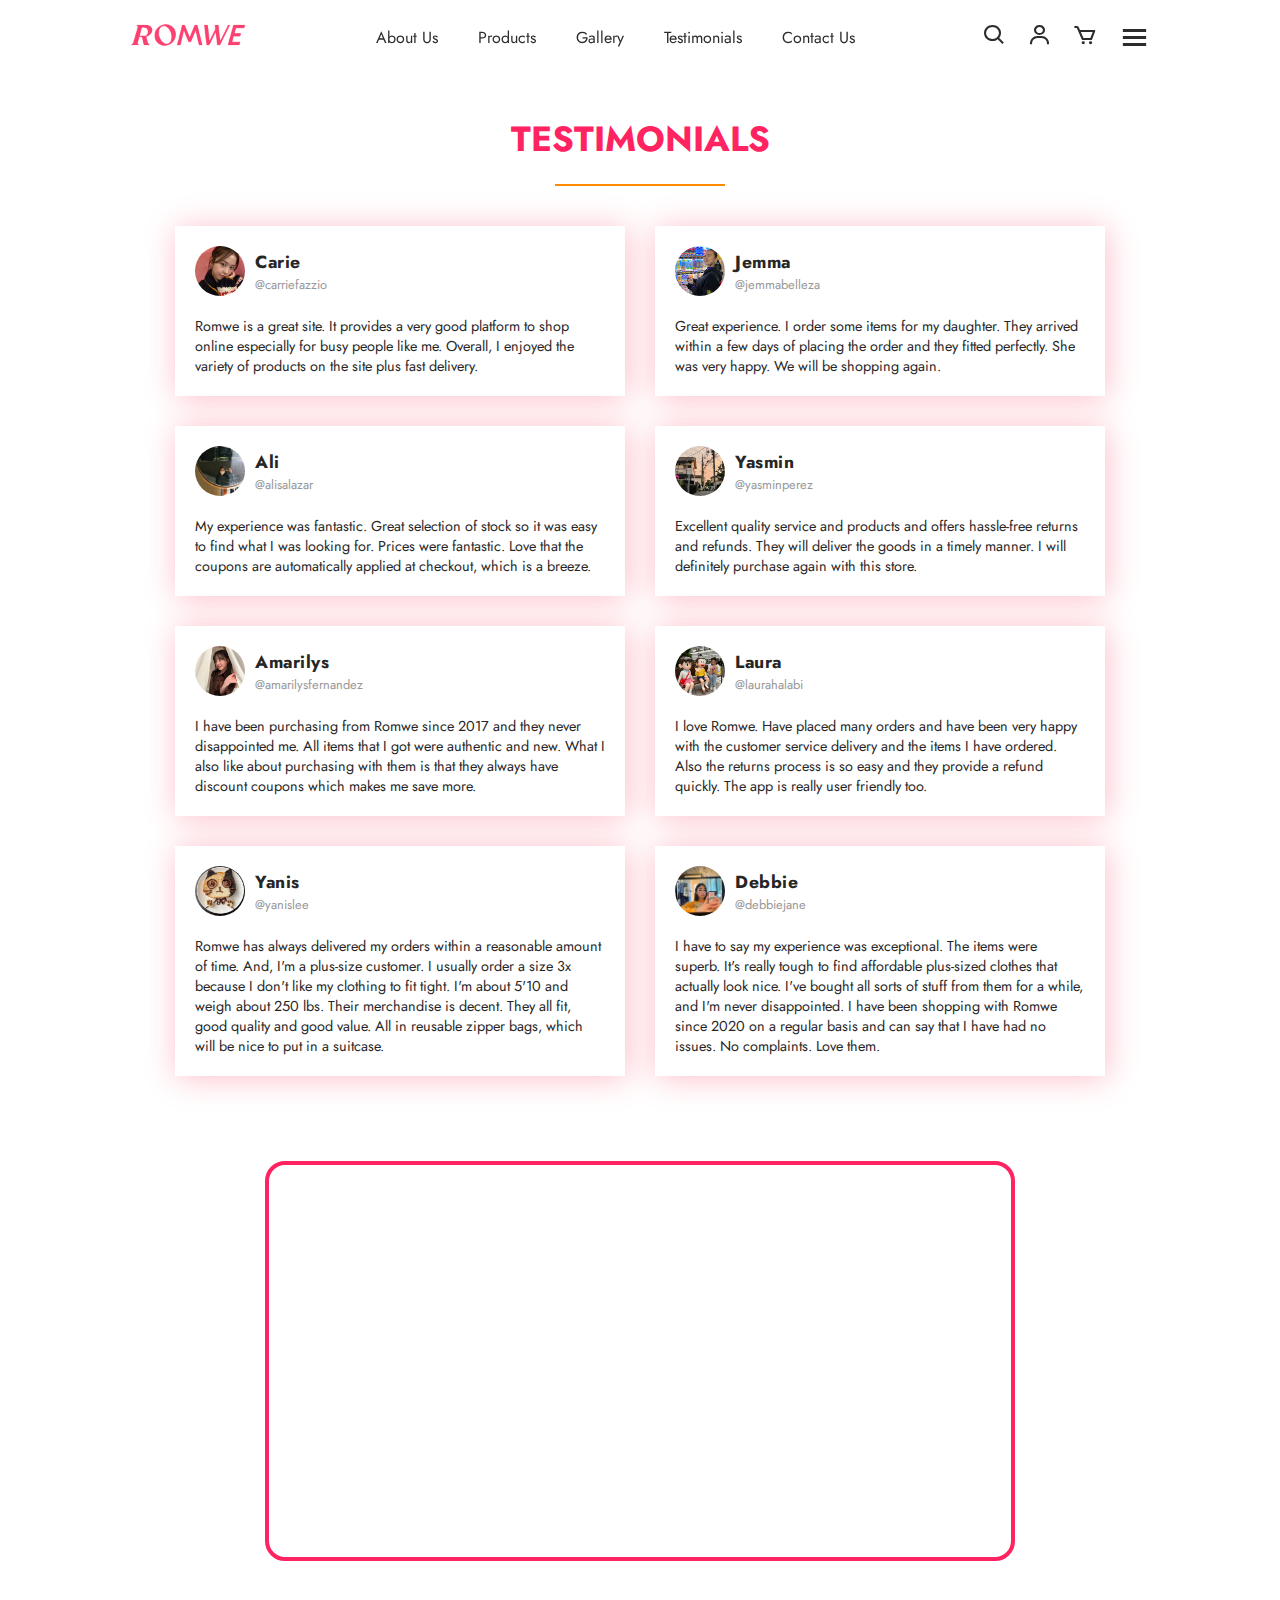
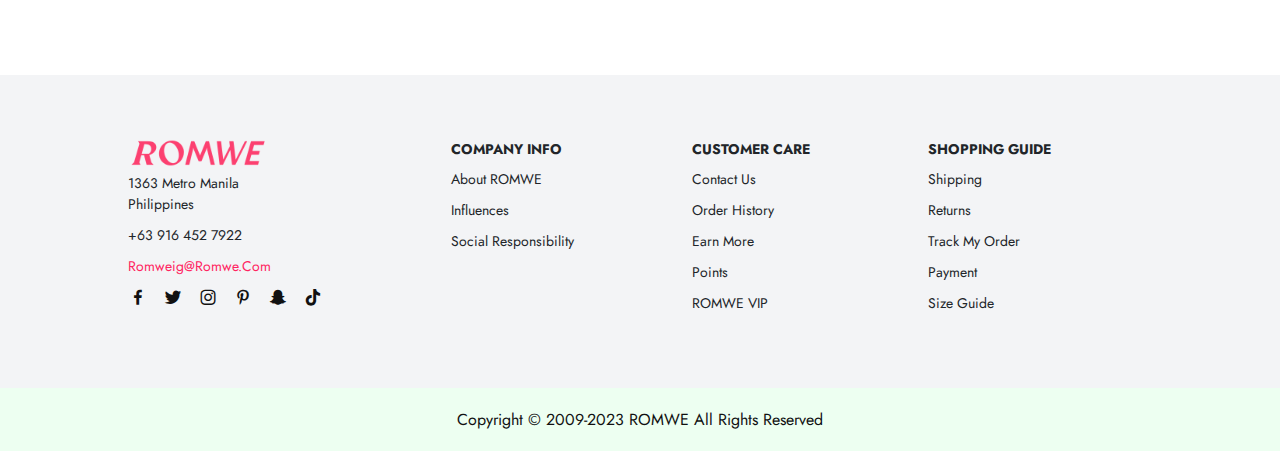
<file: Testimonials.html>
<!DOCTYPE html>
<html lang="en">

<head>
	<meta charset="UTF-8">
	<meta http-equiv="X-UA-Compatible" content="IE=edge">
	<meta name="viewport" content="width=device-width, initial-scale=1.0">
	<title>Testimonials</title>
	
    <!-- CSS-link -->
	<link rel="stylesheet" href="style.css">
	
	<link rel="preconnect" href="https://fonts.googleapis.com">
	<link rel="preconnect" href="https://fonts.gstatic.com" crossorigin>
	<link href="https://fonts.googleapis.com/css2?family=Jost:wght@100;200;300;400;500;600;700&display=swap" rel="stylesheet">

    <link rel="stylesheet" href="https://cdnjs.cloudflare.com/ajax/libs/font-awesome/6.2.1/css/all.min.css" integrity="sha512-MV7K8+y+gLIBoVD59lQIYicR65iaqukzvf/nwasF0nqhPay5w/9lJmVM2hMDcnK1OnMGCdVK+iQrJ7lzPJQd1w==" crossorigin="anonymous" referrerpolicy="no-referrer" />
    <link rel="stylesheet" href="https://unpkg.com/boxicons@latest/css/boxicons.min.css">
   
</head>

<body>
    <header> 
        <a href="#" class="logo"><img src="assets/logo.png" alt="Romwe Logo"></a>

        <ul class="navmenu">
            <li><a href="About Us.html">About Us</a></li>
            <li><a href="index.html">Products</a></li>
            <li><a href="Gallery.html">Gallery</a></li>
            <li><a href="Testimonials.html">Testimonials</a></li>
            <li><a href="Contact Us.html">Contact Us</a></li>
        </ul>
        <div class="nav-icon">
            <a href="#"><i class='bx bx-search'></i></a>
            <a href="#"><i class='bx bx-user'></i></a>
            <a href="#"><i class='bx bx-cart'></i></a>

            <div class="bx bx-menu" id="menu-icon"></div>
        </div>
    </header>
  
    <!-- Testimonials-Section -->
    <section id="testimonials" class="testimonials">
    <div class="container-testimonials">
        <h1>Testimonials</h1>
    </div>   
        <div class="testimonial-box-container">

            <!--BOX 1-->
             <div class="testimonial-box">
                <!--Top-->
                <div class="box-top">
                    <!--Profile-->
                    <div class="profile">
                        <div class="profile-img">
                            <img src="assets/R1.jpg">
                        </div>
                        <!--Name and Username-->
                        <div class="name-user">
                            <strong>Carie</strong>
                            <span>@carriefazzio</span>
                        </div>
                    </div>
                    <!--Reviews-->
                    <div class="reviews">
                        <i class="fas fa-star"></i>
                        <i class="fas fa-star"></i>
                        <i class="fas fa-star"></i>
                        <i class="fas fa-star"></i>
                        <i class="fas fa-star"></i>
                    </div>
                </div>

                <!--Comments-->
                <div class="client-comment">
                    <p>Romwe is a great site. It provides a 
                    very good platform to shop online especially
                    for busy people like me. Overall, I enjoyed 
                    the variety of products on the site plus fast delivery.</p>
                </div>
            </div>

            <!--BOX 2-->
             <div class="testimonial-box">
                <!--Top-->
                <div class="box-top">
                    <!--Profile-->
                    <div class="profile">
                        <div class="profile-img">
                            <img src="assets/R2.jpg">
                        </div>
                        <!--Name and Username-->
                        <div class="name-user">
                            <strong>Jemma</strong>
                            <span>@jemmabelleza</span>
                        </div>
                    </div>
                    <!--Reviews-->
                    <div class="reviews">
                        <i class="fas fa-star"></i>
                        <i class="fas fa-star"></i>
                        <i class="fas fa-star"></i>
                        <i class="fas fa-star"></i>
                        <i class="fas fa-star"></i>
                    </div>
                </div>

                <!--Comments-->
                <div class="client-comment">
                    <p>Great experience. I order some items
                    for my daughter. They arrived within a 
                    few days of placing the order and they 
                    fitted perfectly. She was very happy. 
                    We will be shopping again.</p>
                </div>
            </div>

            <!--BOX 3-->
            <div class="testimonial-box">
                <!--Top-->
                <div class="box-top">
                    <!--Profile-->
                    <div class="profile">
                        <div class="profile-img">
                            <img src="assets/R3.jpg">
                        </div>
                        <!--Name and Username-->
                        <div class="name-user">
                            <strong>Ali</strong>
                            <span>@alisalazar</span>
                        </div>
                    </div>
                    <!--Reviews-->
                    <div class="reviews">
                        <i class="fas fa-star"></i>
                        <i class="fas fa-star"></i>
                        <i class="fas fa-star"></i>
                        <i class="fas fa-star"></i>
                        <i class="fas fa-star"></i>
                    </div>
                </div>

                <!--Comments-->
                <div class="client-comment">
                    <p>My experience was fantastic. Great 
                    selection of stock so it was easy to 
                    find what I was looking for. Prices 
                    were fantastic. Love that the coupons 
                    are automatically applied at checkout, 
                    which is a breeze.</p>
                </div>
            </div>

             <!--BOX 4-->
             <div class="testimonial-box">
                <!--Top-->
                <div class="box-top">
                    <!--Profile-->
                    <div class="profile">
                        <div class="profile-img">
                            <img src="assets/R4.jpg">
                        </div>
                        <!--Name and Username-->
                        <div class="name-user">
                            <strong>Yasmin</strong>
                            <span>@yasminperez</span>
                        </div>
                    </div>
                    <!--Reviews-->
                    <div class="reviews">
                        <i class="fas fa-star"></i>
                        <i class="fas fa-star"></i>
                        <i class="fas fa-star"></i>
                        <i class="fas fa-star"></i>
                        <i class="fas fa-star"></i>
                    </div>
                </div>

                <!--Comments-->
                <div class="client-comment">
                    <p>Excellent quality service and products
                    and offers hassle-free returns and refunds.
                    They will deliver the goods in a timely 
                    manner. I will definitely purchase again 
                    with this store.</p>
                </div>
            </div>

            <!--BOX 5-->
            <div class="testimonial-box">
                <!--Top-->
                <div class="box-top">
                    <!--Profile-->
                    <div class="profile">
                        <div class="profile-img">
                            <img src="assets/R5.jpg">
                        </div>
                        <!--Name and Username-->
                        <div class="name-user">
                            <strong>Amarilys</strong>
                            <span>@amarilysfernandez</span>
                        </div>
                    </div>
                    <!--Reviews-->
                    <div class="reviews">
                        <i class="fas fa-star"></i>
                        <i class="fas fa-star"></i>
                        <i class="fas fa-star"></i>
                        <i class="fas fa-star"></i>
                        <i class="fas fa-star"></i>
                    </div>
                </div>

                <!--Comments-->
                <div class="client-comment">
                    <p>I have been purchasing from Romwe since 2017 
                    and they never disappointed me. All items that
                    I got were authentic and new. What I also like
                    about purchasing with them is that they always
                    have discount coupons which makes me save more.</p>
                </div>
            </div>

            <!--BOX 6-->
             <div class="testimonial-box">
                <!--Top-->
                <div class="box-top">
                    <!--Profile-->
                    <div class="profile">
                        <div class="profile-img">
                            <img src="assets/R6.jpg">
                        </div>
                        <!--Name and Username-->
                        <div class="name-user">
                            <strong>Laura</strong>
                            <span>@laurahalabi</span>
                        </div>
                    </div>
                    <!--Reviews-->
                    <div class="reviews">
                        <i class="fas fa-star"></i>
                        <i class="fas fa-star"></i>
                        <i class="fas fa-star"></i>
                        <i class="fas fa-star"></i>
                        <i class="fas fa-star"></i>
                    </div>
                </div>

                <!--Comments-->
                <div class="client-comment">
                    <p>I love Romwe. Have placed many orders
                    and have been very happy with the customer
                    service delivery and the items I have ordered.
                    Also the returns process is so easy and they
                    provide a refund quickly. The app is really
                    user friendly too.</p>
                </div>
            </div>

            <!--BOX 7-->
              <div class="testimonial-box">
                <!--Top-->
                <div class="box-top">
                    <!--Profile-->
                    <div class="profile">
                        <div class="profile-img">
                            <img src="assets/R7.jpg">
                        </div>
                        <!--Name and Username-->
                        <div class="name-user">
                            <strong>Yanis</strong>
                            <span>@yanislee</span>
                        </div>
                    </div>
                    <!--Reviews-->
                    <div class="reviews">
                        <i class="fas fa-star"></i>
                        <i class="fas fa-star"></i>
                        <i class="fas fa-star"></i>
                        <i class="fas fa-star"></i>
                        <i class="fas fa-star"></i>
                    </div>
                </div>

                <!--Comments-->
                <div class="client-comment">
                    <p>Romwe has always delivered my orders within
                    a reasonable amount of time. And, I'm a plus-size
                    customer. I usually order a size 3x because I 
                    don't like my clothing to fit tight. I'm about
                    5'10 and weigh about 250 lbs. Their merchandise
                    is decent. They all fit, good quality and good value. 
                    All in reusable zipper bags, which will be nice to put 
                    in a suitcase. </p>
                </div>
            </div>

            <!--BOX 8-->
            <div class="testimonial-box">
                <!--Top-->
                <div class="box-top">
                    <!--Profile-->
                    <div class="profile">
                        <div class="profile-img">
                            <img src="assets/R8.jpg">
                        </div>
                        <!--Name and Username-->
                        <div class="name-user">
                            <strong>Debbie</strong>
                            <span>@debbiejane</span>
                        </div>
                    </div>
                    <!--Reviews-->
                    <div class="reviews">
                        <i class="fas fa-star"></i>
                        <i class="fas fa-star"></i>
                        <i class="fas fa-star"></i>
                        <i class="fas fa-star"></i>
                        <i class="fas fa-star"></i>
                    </div>
                </div>

                <!--Comments-->
                <div class="client-comment">
                    <p>I have to say my experience was exceptional. 
                    The items were superb. It's really tough to find
                    affordable plus-sized clothes that actually look
                    nice. I've bought all sorts of stuff from them 
                    for a while, and I'm never disappointed. I have 
                    been shopping with Romwe since 2020 on a regular
                    basis and can say that I have had no issues. 
                    No complaints. Love them.</p>
                </div>
            </div>

            <iframe class="iframe" src="https://www.youtube.com/embed/Usc_ChBx-8U" 
            title="YouTube video player" frameborder="0" allow="accelerometer; autoplay; 
            clipboard-write; encrypted-media; gyroscope; picture-in-picture; web-share" 
            llowfullscreen></iframe>
     
        </div>
   </section>

    <!-- Contact-Section -->
    <section class="contact">
        <div class="contact-info">
            <div class="first-info">
                <img src="assets/logo.png" alt="logo">

                <p>1363 Metro Manila<br>Philippines</p>
                <p>+63 916 452 7922</p>
                <p><a href="mailto:romweig@romwe.com" class="mail">romweig@romwe.com</a></p>

                <div class="social-icon">
                    <a href="https://web.facebook.com/Romwe.official?_rdc=1&_rdr"><i class='bx bxl-facebook'></i></a>
                    <a href="https://twitter.com/ROMWESHOP"><i class='bx bxl-twitter'></i></a>
                    <a href="https://www.instagram.com/romwe/"><i class='bx bxl-instagram'></i></a>
                    <a href="https://www.pinterest.ph/romwe_fun/_created/"><i class='bx bxl-pinterest-alt' ></i></a>
                    <a href="https://www.snapchat.com/add/romwe_official"><i class='bx bxl-snapchat' ></i></a>
                    <a href="https://www.tiktok.com/@romweofficial"><i class='bx bxl-tiktok' ></i></a>
                </div>
            </div>

            <div class="second-info">
                <h4>Company Info</h4>
                <p>About ROMWE</p>
                <p>Influences</p>
                <p>Social Responsibility</p>
            </div>

            <div class="third-info">
                <h4>Customer Care</h4>
                <p>Contact Us</p>
                <p>Order History</p>
                <p>Earn More</p>
                <p>Points</p>
                <p>ROMWE VIP</p>
            </div>

            <div class="fourth-info">
                <h4>Shopping Guide</h4>
                <p>Shipping</p>
                <p>Returns</p>
                <p>Track My Order</p>
                <p>Payment</p>
                <p>Size Guide</p>
            </div>

        </div>
    </section>

    <div class="end-text">
        <p> Copyright © 2009-2023 ROMWE All Rights Reserved</p>
    </div>

    <script src="java.js"></script>

</body>

</html>
</file>
<file: style.css>
*{
	margin: 0;
	padding: 0;
	box-sizing: border-box;
	scroll-behavior: smooth;
	font-family: 'Jost', sans-serif;
	list-style: none;
	text-decoration: none;
}
header{
	position: fixed;
	width: 100%;
	top: 0;
	right: 0;
	z-index: 1000;
	display: flex;
	align-items: center;
	justify-content: space-between;
	padding: 20px 10%;
}
.logo img{
	max-width: 120px;
	height: auto;
}
.navmenu{
	display: flex;	
}
.navmenu a{
	color: #2c2c2c;
	font-size: 16px;
	text-transform: capitalize;
	padding: 10px 20px;
	font-weight: 400;
	transition: all .42s ease;
}
.navmenu a:hover{
	color: #FF2461;
}
.nav-icon{
	display: flex;
	align-items: center;
}
.nav-icon i{
	margin-right: 20px;
	color: #2c2c2c;
	font-size: 25px;
	font-weight: 400;
	transition: .42s ease;
}
.nav-icon i:hover{
	transition: scale(1.1);
	color: #FF2461;
}
#menu-icon{
	font-size: 35px;
	color: #2c2c2c;
	z-index: 10001;
	cursor: pointer;
}
section{
	padding: 5% 10%;
}
.main-home{
	width: 100%;
	height: 100vh;
	background-image: url(background.png);
	background-position: center;
	background-size: cover;
	display: grid;
	grid-template-columns: repeat(1, 1fr);
	align-items: center;
}
.main-text h5{
	color:#FF2461;
	font-size: 16px;
	text-transform: capitalize;
	font-weight: 500;
}
.main-text h1{
	color: #000;
	font-size: 65px;
	text-transform: capitalize;
	line-height: 1.1;
	font-weight: 600;
	margin: 6px 0 10px;
}
.main-text p{
	color: #333c56;
	font-size:  20px;
	font-style: italic;
	margin-bottom: 20px;
}
.main-btn{
	display: inline-block;
	color: #111;
	font-size: 16px;
	font-weight: 500;
	text-transform: capitalize;
	border: 2px solid #111;
	padding: 12px 25px;
	transition: .42s ease;
}
.main-btn:hover{
	background-color: #000;
	color: #fff;
}
.main-btn i{
	vertical-align: middle;
}
.down-arrow{
	position: absolute;
	top: 85%;
	right: 11%;
}
.down-arrow i{
	font-size: 30px;
	color: #FF2461;
	border: 2px solid #2c2c2c;
	border-radius: 50px;
	padding: 12px 12px;
}
.down i:hover{
	background-color: #000;
	color: #fff;
	transition: .42s ease;
}
header.sticky{
    background: #fff;
    padding: 20px 10%;
	box-shadow: 0px 0px 10px rgba(249, 55, 87, 0.32);
}

/* trending-section-css */
.center-text h2{
	color: #111;
	font-size: 28px;
	text-transform: capitalize;
	text-align: center;
	margin-bottom: 30px;
}
.center-text span{
	color: #FF2461;
}

/* Products */
.products{
	display: grid;
	grid-template-columns: repeat(auto-fit, minmax(220px, auto));
	gap: 2rem;
}
.row{
	position: relative;
	transition: .40s;
}
.row img{
	width: 100%;
	height: auto;
	transition: .40s;
}
.row img:hover{
	transform: scale(0.9);
}
.product-text h5{
	position: absolute;
	top: 13px;
	left: 13px;
	color: #fff;
	font-size: 12px;
	font-weight: 500;
	text-transform: uppercase;
	background-color: #FF2461;
	padding: 3px 10px;
	border-radius: 2px;
}
.heart-icon{
	position: absolute;
	right: 0;
	font-size: 20px;
}
.heart-icon:hover{
	color: #FF2461;
}
.ratting i{
	color: #ff8c00;
	font-size: 18px;	
}
.price h4{
	color: #111;
	font-size: 16px;
	text-transform: capitalize;
	font-weight: 400;
}
.price p{
	color: #151515;
	font-size:  14px;
	font-weight: 600;
}

/* Contact Section */
.contact{
	background-color: #f3f4f6;
	margin-top: 0px;
}
.contact-info{
	display: flex;
	grid-template-columns: repeat(auto-fit, minmax(160px, auto));
	gap: 3rem;
}
.first-info, .second-info, .third-info{
	padding-right: 70px;
}
.first-info img{
	width: 140px;
	height: auto;
}
.first-info a{
	color: #FF2461;
}
.contact-info h4{
	color: #212529;
	font-size: 14px;
	text-transform: uppercase;
	margin-bottom: 10px;
}
.contact-info p{
	color: #212529;
	font-size: 14px;
	font-weight: 400;
	text-transform:  capitalize;
	line-height: 1.5;
	margin-bottom: 10px;
	cursor: pointer;
	transition: all .42s;
}
.contact-info p:hover{
	color: #FF2461;
}
.social-icon i{
	color: #111;
	margin-right: 10px;
	font-size: 20px;
	transition: all .42s;
}
.social-icon i:hover{
	color: #FF2461;
	transform: scale(1.3);
}
.end-text{
	background-color: #edfff1;
	text-align: center;
	padding: 20px;
}
.end-text p{
	color: #111;
	text-transform: capitalize;
}

/* About Us */
.about-content img{
	width: 100%;
	padding: 20px 4%;
}

/* Testimonials */
.testimonials{
	margin: 50px auto;
}
.testimonials h1{
	font-size: 35px;
	text-align: center;
	font-weight: bold;
	color: #FF2461;
	padding-bottom: 10px;
	text-transform: uppercase;
}
.testimonials h1::after{
	content: '';
	background: #ff8c00;
	display: block;
	height: 2px;
	width: 170px;
	margin: 20px auto 5px;
}
.testimonial-box-container{
	display: flex;
	justify-content: center;
	align-items: center;
	flex-wrap: wrap;
	width: 100%;
}
.testimonial-box{
	width: 450px;
	box-shadow: 2px 2px 30px rgba(249, 55, 87, 0.32);
	background-color: #ffffff;
	padding: 20px;
	margin: 15px;
	cursor: pointer;
}
.profile-img{
	width: 50px;
	height: 50px;
	border-radius: 50%;
	overflow: hidden;
	margin-right: 10px;
}
.profile-img img{
	width: 100%;
	height: 100%;
	object-fit: cover;
	object-position: center;
}
.profile{
	display: flex;
	align-items: center;
}
.name-user{
	display: flex;
	flex-direction: column;
}
.name-user strong{
	color: #272626;
	font-size: 1.1rem;
	letter-spacing: 0.5px;
}
.name-user span{
	color: #979797;
	font-size: 0.8rem;
}
.reviews{
	color: #ff8c00;
}
.box-top{
	display: flex;
	justify-content: space-between;
	align-items: center;
	margin-bottom: 20px;
}
.client-comment p{
	font-size: 0.9rem;
	color: #272626;
}
.testimonial-box:hover{
	transform: translateY(-10px);
	transition: all ease 0.3s;
}
.iframe{
	width: 750px;
	height: 400px;
	align-items: center;
	display: flex;
	margin-top: 70px;
	border-radius: 20px;
	border: 4px solid #FF2461;
}


/* Contact Us */
.contact-content{
	font-size: 15px;
}
.container{
	width: 80%;
	margin: 50px auto;
}
.contact-box{
	display: flex;
	background: #fff;
}
.contact-left{
	flex-basis: 60%;
	padding: 40px 60px;
}
.contact-right{
	flex-basis: 40%;
	padding: 40px;
	background-color: #f3f4f6;
}
h1{
	margin-bottom: 10px;
}
.container p{
	margin-bottom: 40px;
}
.input-row{
	display: flex;
	justify-content: space-between;
	margin-bottom: 20px;
}
.input-row .input-group{
	flex-basis: 45%;
}
input{
	width: 100%;
	border: none;
	border-bottom: 1px solid #ccc;
	outline: none;
	padding-bottom: 5px;
}
textarea{
	width: 100%;
	border: 1px solid #ccc;
	outline: none;
	padding: 10px;
	box-sizing: border-box;
}
label{
	margin-bottom: 6px;
	display: block;
}
button{
	background: #FF2461;
	width: 100px;
	border: none;
	outline: none;
	color: #fff;
	height: 35px;
	border-radius: 30px;
	margin-top: 20px;
	box-shadow: 0px 5px 15px 0px rgba(249, 25, 62, 0.505);
}
.contact-left h3{
	color: #FF2461;
	font-weight: 600;
	margin-bottom: 30px;
}
.contact-left h3{
	font-weight: 600;
	margin-bottom: 30px;
}
tr td:first-child{
	padding-right: 20px;
}
tr td{
	padding-top: 20px;
}

/* Contact Form */
.contact-form-container{
	position: relative;
	width: 100%;
	min-height: 100vh;
	padding: 2rem;
	padding-top: 120px;
	background-color: #fafafa;
	overflow: hidden;
	display: flex;
	align-items: center;
	justify-content: center;
}
.form{
	width: 100%;
	max-width: 820px;
	background-color: #fff;
	border-radius: 10px;
	box-shadow: 0 0 20px 1px rgba(249, 25, 62, 0.438);
	z-index: 0;
	overflow: hidden;
	display: grid;
	grid-template-columns: repeat(2, 1fr);
}
.contact-left-form{
	background-color: #fafafa;
}
.contact-right-form{
	background-color: #ff4766;
	position: relative;
}
.circle{
	width: 100px;
	height: 100px;
	border-radius: 50%;
	background: linear-gradient(135deg, transparent 20%, #bc2440);
	position: absolute;
}
.circle.one{
	width: 130px;
	height: 130px;
	top: 130px;
	right: -40px;
}
.circle.two{
	width: 80px;
	height: 80px;
	top: 10px;
	right: -40px;
}
.contact-right-form:before{
	content: "";
	position: absolute;
	width: 26px;
	height: 26px;
	background-color: #ff4766;
	transform: rotate(45deg);
	top: 50px;
	left: -13px;
}
form{
	padding: 2.3rem 2.2rem;
	z-index: 10;
	overflow: hidden;
	position: relative;
}
.title{
	color: #fafafa;
	font-weight: 500;
	font-size: 1.5rem;
	line-height: 1;
	margin-bottom: 0.7rem;
}
.input-container{
	position: relative;
	margin: 1rem 0;
}
.input{
	width: 100%;
	outline: none;
	border: 2px solid #fafafa;
	background: none;
	padding: 0.6rem 1.2rem;
	font-weight: 500;
	font-size: 0.95rem;
	letter-spacing: 0.5px;
	border-radius: 25px;
	transition: 0.3s;
}
textarea.input{
	padding: 0.8rem 1.2rem;
	min-height: 150px;
	border-radius: 22px;
	resize: none;
	overflow-y: auto;
}
.input-container label{
	position: absolute;
	top: 50%;
	left: 15px;
	transform: translateY(-50%) ;
	padding: 0 0.4rem;
	color: #fafafa;
	font-size: 0.9rem;
	font-weight: 400;
	pointer-events: none;
	z-index: 1000;
	transition: 0.5s;
}
.input-container.textarea label{
	top: 1rem;
	transform: translateY(0);
}
.btn{
	width: 100px;
	padding: 0.6rem 1.3rem;
	background-color: #fff;
	border: 2px solid #fafafa;
	font-size: 0.95rem;
	color: #FF2461;
	line-height: 1;
	border-radius: 25px;
	outline: none;
	cursor: pointer;
	transition: 0.3s;
	margin: 0;
}
.btn:hover{
	background-color: transparent;
	color: #fff;
}
.input-container span{
	position: absolute;
	top: 0;
	left: 25px;
	transform: translateY(-50%);
	font-size: 0.8rem;
	padding: 0 0.4rem;
	color: transparent;
	pointer-events: none;
	z-index: 500;
}
.input-container span:before,
.input-container span:after{
	content: "";
	position: absolute;
	width: 10%;
	opacity: 0;
	transition: 0.3s;
	height: 5px;
	background-color: #ff4766;
	top: 50%;
	transform: translateY(-50%);
}
.input-container span:before{
	left: 50%;
}
.input-container span:after{
	right: 50%;
}
.input-container.focus label{
	top: 0;
	transform: translateY(-50%);
	left: 25px;
	font-size: 0.8rem;

}
.input-container.focus span:before,
.input-container.focus span:after{
	width: 50%;
	opacity: 1;
}
.info-icon{
	color: #FF2461;
	font-size: 28px;
}
.contact-left-form{
	padding: 2.3rem 2.2rem;
	position: relative;
}
.contact-left-form .connect{
	color: #FF2461;
	font-size: 1.5rem;
}
.text{
	color: #333;
	margin: 1.5rem 0 2rem 0;
}
.information{
	display: flex;
	color: #555;
	margin: 0.7rem 0;
	align-items: center;
	font-size: 0.95rem;
}
.info-icon{
	font-size: 28px;
	margin-right: 0.7rem;
}
.social-media{
	padding: 2rem 0 0 0;
}
.social-media p{
	color: #333;
}
.social-icons{
	display: flex;
	margin-top: 0.5rem;
}
.social-icons a{
	width: 35px;
	height: 35px;
	border-radius: 5px;
	background: linear-gradient(45deg, #ff4766, #FF2461);
	color: #fff;
	text-align: center;
	line-height: 35px;
	margin-right: 0.5rem;
	transition: 0.3s;
}
.social-icons a:hover{
	transform: scale(1.05);
}
.contact-left-form:before{
	content: "";
	position: absolute;
	width: 110px;
	height: 100px;
	border: 22px solid #FF2461;
	border-radius: 50%;
	bottom: -77px;
	right: 50px;
	opacity: 0.3;
}
.big-circle{
	position: absolute;
	width: 500px;
	height: 500px;
	border-radius: 50%;
	background: linear-gradient(to bottom, #ff4766, #FF2461);
	bottom: 40%;
	right: 50%;
	transform: translate(-40%, 38%);
}
.big-circle:after{
	content: "";
	position: absolute;
	width: 360px;
	height: 360px;
	background-color: #fafafa;
	border-radius: 50%;
	top: calc(50% - 180px);
	left: calc(50% - 180px);
}

.gallery-container{
	max-width: 1140px;
	margin: auto;
}
.gallery-row{
	display: flex;
	flex-wrap: wrap;
}
.gallery{
	background-color: white;
	padding: 100px 7px;
}
.section-title{
	flex: 0 0 100%;
	max-width: 100%;
	margin-bottom: 40px;
}
.section-title h1{
	display: inline-block;
	font-size: 35px;
	text-transform: uppercase;
	font-weight: 700;
	color: #FF2461;
	margin: 0 0 5px;
	position: relative;
}
.text-center{
	text-align: center;
}
.section-title h1:before{
	content: '';
	left: 0;
	position: absolute;
	height: 2px;
	right: 32%;
	background-color: #ff8c00;
	bottom: 0px;
}
.gallery .section-title h1:before{
	left: 30%	
}
.gallery .filter-buttons{
	flex: 0 0 100%;
	max-width: 100%;
	margin-bottom: 20px;
}
.gallery .filter-buttons ul{
	list-style: none;
	text-align: center;
	padding: 0;
}
.gallery .filter-buttons ul li{
	color: #000;
	font-weight: 500;
	display: inline-block;
	margin: 0px 8px;
	cursor: pointer;
	padding-bottom: 0px;
}
.gallery .filter-buttons ul li.active{
	color: #FF2461;
	border-bottom: 2px solid #ff8c00;
}
.gallery .gallery-portfolio{
	flex: 0 0 100%;
	max-width: 100%;
	display: flex;
	flex-wrap: wrap;
}
.gallery .gallery-portfolio .items{
	flex: 0 0 33.33%;
	max-width: 33.33%;
	position: relative;
	padding: 8px;
}
.gallery .gallery-portfolio .items .inner{
	position: relative;
}
.gallery .gallery-portfolio .items img{
	width: 100%;
	display: block;
}
</file>
